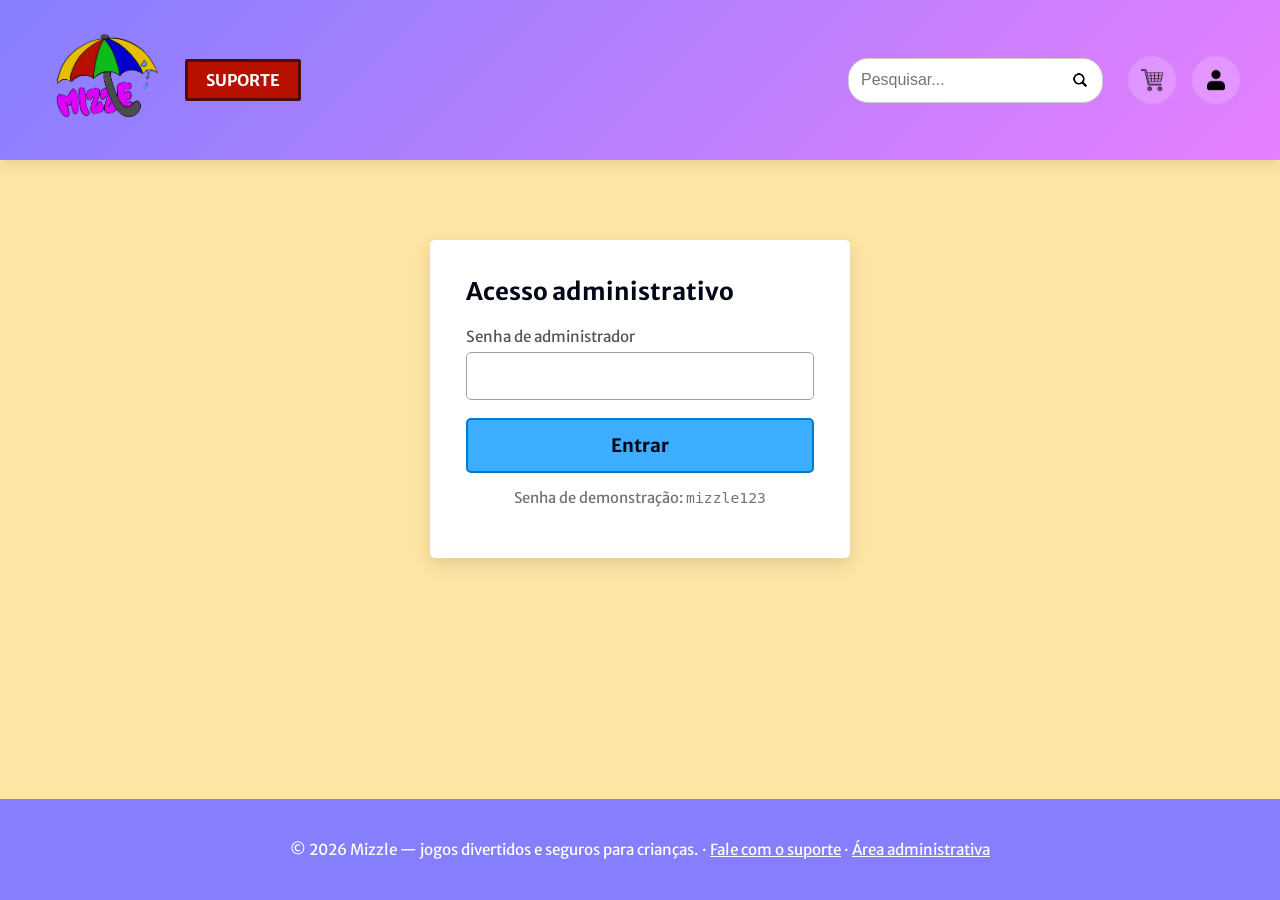
<file: mizzle games/mizzle games/mizzle-site/admin.html>
<!DOCTYPE html>
<html lang="pt-BR">
<head>
  <meta charset="UTF-8" />
  <meta name="viewport" content="width=device-width, initial-scale=1.0" />
  <title>Painel administrativo — Mizzle</title>
  <link rel="preconnect" href="https://fonts.googleapis.com" />
  <link href="https://fonts.googleapis.com/css2?family=Merriweather+Sans:ital,wght@0,400;0,700;0,800;1,400;1,700&display=swap" rel="stylesheet" />
  <link rel="stylesheet" href="css/style.css" />
</head>
<body>
  <header class="site-header" id="site-header"></header>

  <main>
    <!-- Login do administrador -->
    <div class="admin-login" id="admin-login-wrap">
      <h2 style="margin-top:0">Acesso administrativo</h2>
      <form id="admin-login-form">
        <div class="field">
          <label for="admin-senha">Senha de administrador</label>
          <input id="admin-senha" name="senha" type="password" required />
        </div>
        <button class="btn-primary" type="submit">Entrar</button>
        <p class="form-note">Senha de demonstração: <code>mizzle123</code></p>
      </form>
    </div>

    <!-- Painel -->
    <div class="admin-shell" id="admin-panel-wrap" style="display:none;">
      <div class="admin-card">
        <div class="admin-card-header" style="display:flex;justify-content:space-between;align-items:center;">
          <span>Painel administrativo — Mizzle</span>
          <button id="admin-logout" type="button" style="background:none;border:1px solid #fff;color:#fff;border-radius:5px;padding:6px 14px;cursor:pointer;">Sair</button>
        </div>
        <div class="admin-card-body">
          <h1 class="admin-title" id="form-title">Adicionar jogo</h1>
          <form id="game-form">
            <input type="hidden" name="gameId" />
            <div class="admin-grid">
              <div class="upload-col">
                <label class="upload-box" id="upload-preview" for="upload-input">
                  <span class="plus">+</span>
                  <span>Upload do jogo</span>
                </label>
                <input id="upload-input" type="file" accept="image/*" style="display:none" onchange="Pages.handleUploadChange(this)" />
              </div>

              <div class="field">
                <label for="nome">Nome do jogo</label>
                <input id="nome" name="nome" required />
              </div>
              <div class="field">
                <label for="categoria">Categoria</label>
                <select id="categoria" name="categoria" required>
                  <option value="">Selecione</option>
                  <option value="maquiagem">Maquiagem</option>
                  <option value="acao">Ação</option>
                  <option value="cozinha">Cozinha</option>
                  <option value="aventura">Aventura</option>
                  <option value="educativo">Educativo</option>
                  <option value="quebra-cabeca">Quebra-cabeça</option>
                </select>
              </div>

              <div class="field">
                <label for="descricao">Descrição</label>
                <textarea id="descricao" name="descricao" required></textarea>
              </div>
              <div class="field">
                <label for="faixa">Faixa etária</label>
                <select id="faixa" name="faixa" required>
                  <option value="">Selecione</option>
                  <option value="0-5">0 a 5 anos</option>
                  <option value="6-8">6 a 8 anos</option>
                  <option value="9-12">9 a 12 anos</option>
                </select>
              </div>

              <div class="field">
                <label for="desenvolvedor">Desenvolvedor</label>
                <input id="desenvolvedor" name="desenvolvedor" required />
              </div>
              <div class="field">
                <label for="preco">Preço (R$)</label>
                <input id="preco" name="preco" type="number" min="0" step="0.10" required />
              </div>
            </div>

            <hr class="divider" />
            <div style="display:flex;gap:14px;justify-content:flex-end;">
              <button type="button" class="btn-danger" id="form-cancel" style="width:auto;padding:13px 28px;">Cancelar</button>
              <button type="submit" class="btn-publish" id="publish-btn">Publicar</button>
            </div>
            <div style="clear:both"></div>
          </form>

          <div class="admin-list" id="admin-list"></div>
        </div>
      </div>
    </div>
  </main>

  <footer class="site-footer" id="site-footer"></footer>

  <script src="js/fallback-data.js"></script>
  <script src="js/store.js"></script>
  <script src="js/ui.js"></script>
  <script src="js/pages.js"></script>
  <script>
    Store.seedGamesIfNeeded().then(Pages.initAdmin);
  </script>
</body>
</html>
</file>
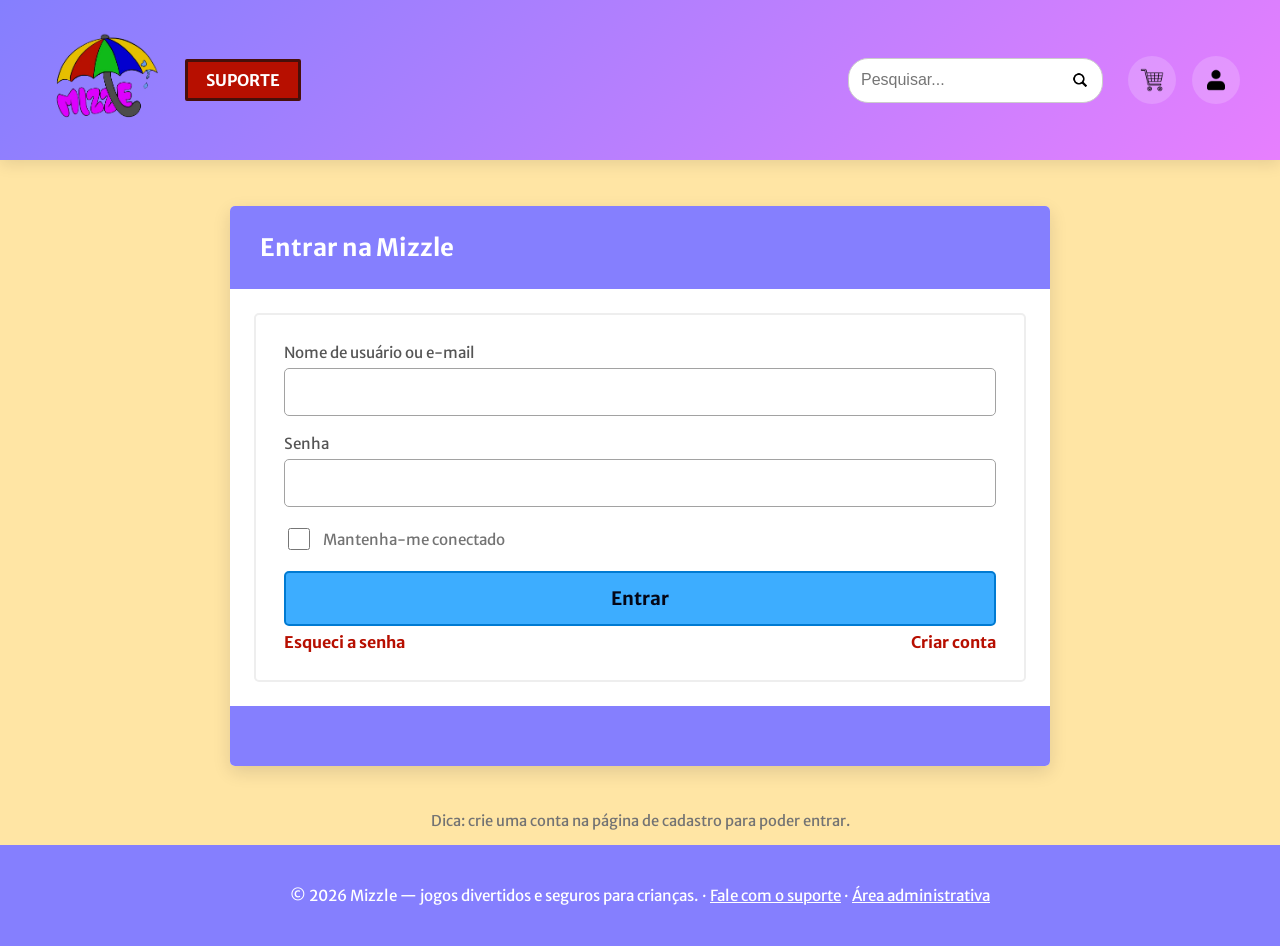
<file: mizzle games/mizzle games/mizzle-site/biblioteca.html>
<!DOCTYPE html>
<html lang="pt-BR">
<head>
  <meta charset="UTF-8" />
  <meta name="viewport" content="width=device-width, initial-scale=1.0" />
  <title>Minha Biblioteca | Mizzle</title>
  
  <link rel="preconnect" href="https://fonts.googleapis.com" />
  <link rel="preconnect" href="https://fonts.gstatic.com" crossorigin />
  <link href="https://fonts.googleapis.com/css2?family=Fredoka:wght@500;600;700&family=Merriweather+Sans:wght@400;700;800&display=swap" rel="stylesheet" />
  <link rel="stylesheet" href="css/style.css" />
</head>
<body>

  <header class="site-header" id="site-header"></header>

  <main class="library-container">
    <div class="library-header">
      <h1>Minha Biblioteca de Jogos</h1>
      <p>Aqui estão todos os seus jogos adquiridos no Mizzle. Divirta-se quando quiser!</p>
    </div>

    <!-- Lista de jogos adquiridos -->
    <div id="library-games-grid" class="library-grid"></div>
  </main>

  <footer class="site-footer" id="site-footer"></footer>

  <script src="js/fallback-data.js"></script>
  <script src="js/store.js"></script>
  <script src="js/ui.js"></script>
  <script src="js/pages.js"></script>

  <script>
   
`<nav class="sub-nav">
  <div class="nav-links-left">
    <a href="catalogo.html?faixa=3-5">Jogos 3–5</a>
    <a href="catalogo.html?faixa=6-8">Jogos 6–8</a>
    <a href="catalogo.html?faixa=9-12">Jogos 9–12</a>
  </div>
  <div class="nav-links-right">
    <a href="biblioteca.html" class="nav-library-link"> Minha Biblioteca</a>
  </div>
</nav>`
    if (typeof UI !== 'undefined') {
      UI.renderHeader();
      UI.renderFooter();
    }

    document.addEventListener('DOMContentLoaded', () => {
     
      const currentUser = Store.getCurrentUser ? Store.getCurrentUser() : JSON.parse(localStorage.getItem('mizzle_user'));
      
      if (!currentUser) {
        alert('Você precisa estar logado para acessar sua Biblioteca de Jogos!');
        window.location.href = 'login.html';
        return;
      }

      const libraryGrid = document.getElementById('library-games-grid');
      const userLibrary = Store.getUserLibrary ? Store.getUserLibrary() : JSON.parse(localStorage.getItem('mizzle_library') || '[]');

      if (userLibrary.length === 0) {
        libraryGrid.innerHTML = `
          <div class="empty-library">
            <h2>Sua biblioteca está vazia</h2>
            <p>Você ainda não adquiriu nenhum jogo. Explore nosso catálogo e encontre diversão para todas as idades!</p>
            <a href="catalogo.html" class="btn-primary-mizzle">Ver Jogos Disponíveis</a>
          </div>
        `;
        return;
      }

      
      libraryGrid.innerHTML = userLibrary.map(game => `
        <div class="library-card">
          <div class="library-card-media">
            ${game.imagem ? `<img src="${game.imagem}" alt="${game.nome}" />` : `<span class="game-emoji">${game.emoji || '🎮'}</span>`}
          </div>
          <div class="library-card-body">
            <h3>${game.nome}</h3>
            <span class="badge-age">Faixa: ${UI.ageLabel ? UI.ageLabel(game.faixa) : game.faixa}</span>
            <button class="btn-play" onclick="alert('Iniciando o jogo ${game.nome}! Divirta-se!')">▶ Jogar Agora</button>
          </div>
        </div>
      `).join('');
    });
  </script>

</body>
</html>
</file>
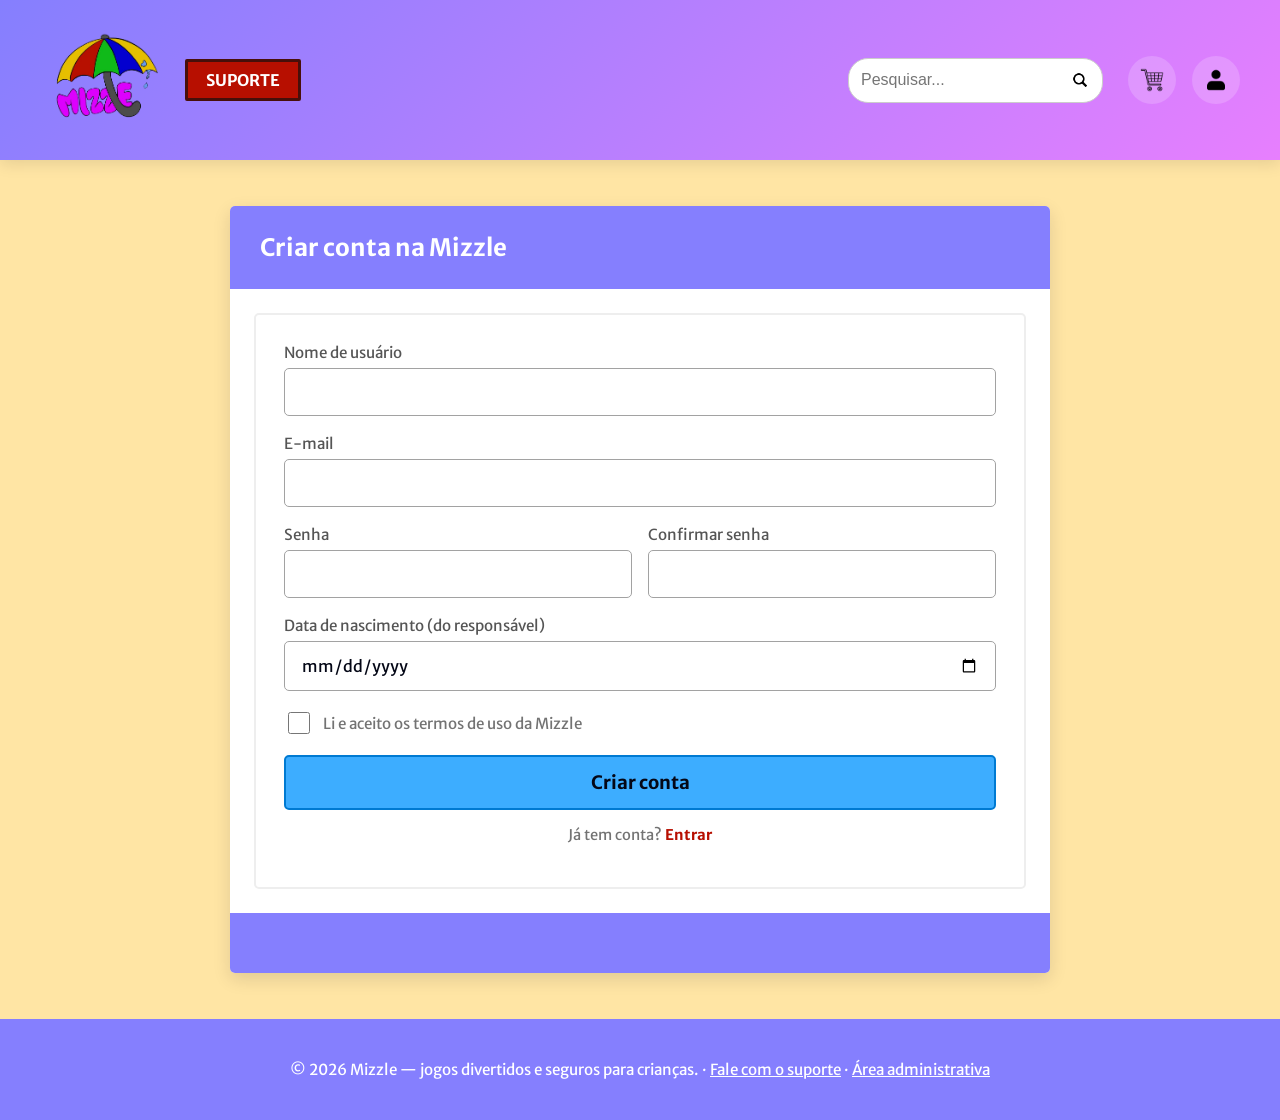
<file: mizzle games/mizzle games/mizzle-site/cadastro.html>
<!DOCTYPE html>
<html lang="pt-BR">
<head>
  <meta charset="UTF-8" />
  <meta name="viewport" content="width=device-width, initial-scale=1.0" />
  <title>Criar conta — Mizzle</title>
  <link rel="preconnect" href="https://fonts.googleapis.com" />
  <link href="https://fonts.googleapis.com/css2?family=Merriweather+Sans:ital,wght@0,400;0,700;0,800;1,400;1,700&display=swap" rel="stylesheet" />
  <link rel="stylesheet" href="css/style.css" />
</head>
<body>
  <header class="site-header" id="site-header"></header>

  <main>
    <form class="form-card" id="cadastro-form">
      <div class="form-card-header">Criar conta na Mizzle</div>
      <div class="form-card-body">
        <div class="field">
          <label for="usuario">Nome de usuário</label>
          <input id="usuario" name="usuario" required />
        </div>
        <div class="field">
          <label for="email">E-mail</label>
          <input id="email" name="email" type="email" required />
        </div>
        <div class="field-row">
          <div class="field">
            <label for="senha">Senha</label>
            <input id="senha" name="senha" type="password" required />
          </div>
          <div class="field">
            <label for="confirmarSenha">Confirmar senha</label>
            <input id="confirmarSenha" name="confirmarSenha" type="password" required />
          </div>
        </div>
        <div class="field">
          <label for="nascimento">Data de nascimento (do responsável)</label>
          <input id="nascimento" name="nascimento" type="date" required />
        </div>
        <div class="checkbox-row">
          <input id="termos" type="checkbox" required />
          <label for="termos">Li e aceito os termos de uso da Mizzle</label>
        </div>
        <button class="btn-primary" type="submit">Criar conta</button>
        <p class="form-note">Já tem conta? <a class="link-muted" href="login.html">Entrar</a></p>
      </div>
      <div class="form-card-footer"></div>
    </form>
  </main>

  <footer class="site-footer" id="site-footer"></footer>

  <script src="js/fallback-data.js"></script>
  <script src="js/store.js"></script>
  <script src="js/ui.js"></script>
  <script src="js/pages.js"></script>
  <script>
    Store.seedGamesIfNeeded().then(Pages.initCadastro);
  </script>
</body>
</html>
</file>
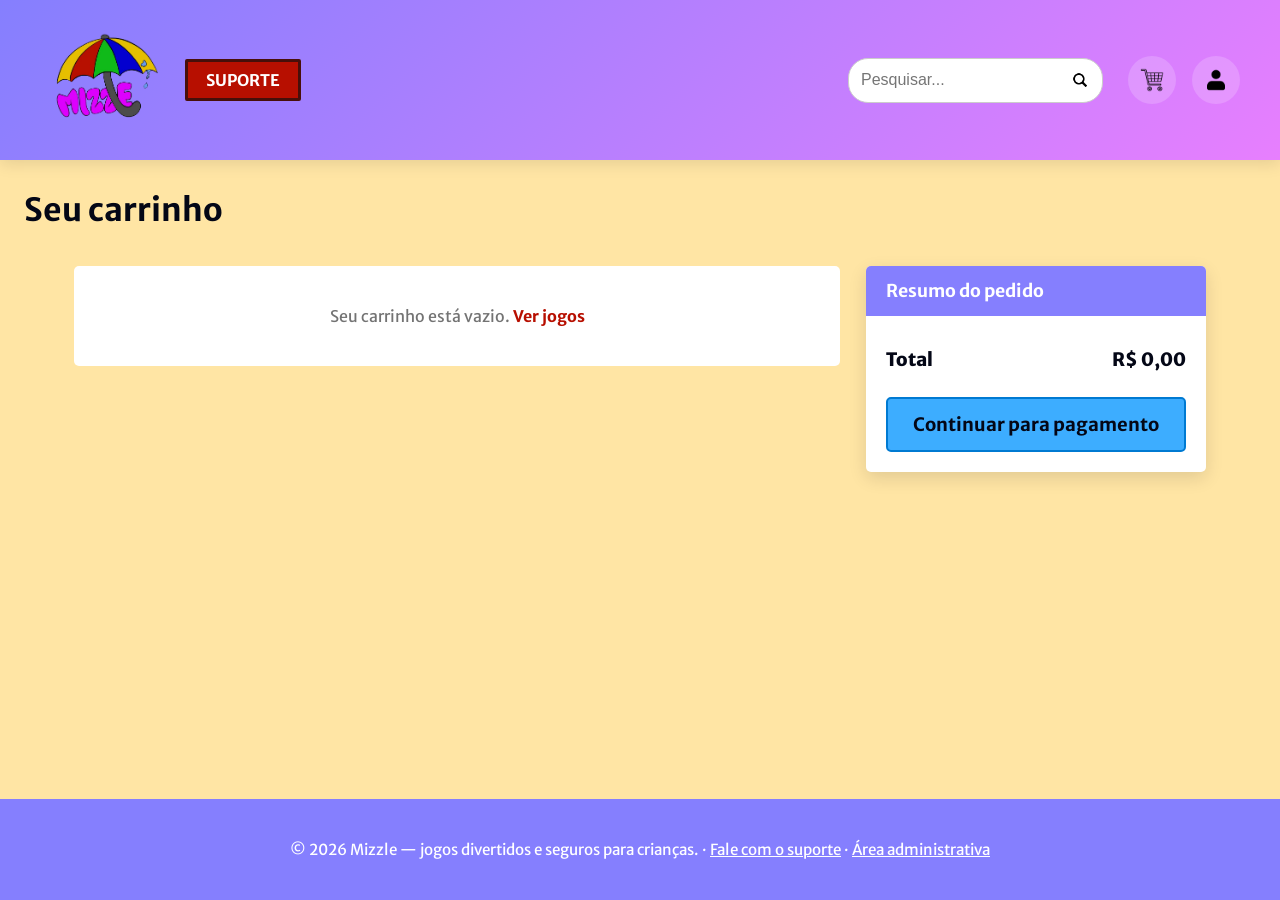
<file: mizzle games/mizzle games/mizzle-site/carrinho.html>
<!DOCTYPE html>
<html lang="pt-BR">
<head>
  <meta charset="UTF-8" />
  <meta name="viewport" content="width=device-width, initial-scale=1.0" />
  <title>Carrinho — Mizzle</title>
  <link rel="preconnect" href="https://fonts.googleapis.com" />
  <link href="https://fonts.googleapis.com/css2?family=Merriweather+Sans:ital,wght@0,400;0,700;0,800;1,400;1,700&display=swap" rel="stylesheet" />
  <link rel="stylesheet" href="css/style.css" />
</head>
<body>
  <header class="site-header" id="site-header"></header>

  <main>
    <h1 class="page-title">Seu carrinho</h1>
    <div class="cart-layout">
      <div id="cart-items"></div>
      <aside class="summary-card">
        <div class="summary-header">Resumo do pedido</div>
        <div class="summary-body" id="cart-summary-body"></div>
        <div style="padding: 0 20px 20px;">
          <button class="btn-primary" id="go-checkout" onclick="location.href='checkout.html'">Continuar para pagamento</button>
        </div>
      </aside>
    </div>
  </main>

  <footer class="site-footer" id="site-footer"></footer>

  <script src="js/fallback-data.js"></script>
  <script src="js/store.js"></script>
  <script src="js/ui.js"></script>
  <script src="js/pages.js"></script>
  <script>
    Store.seedGamesIfNeeded().then(Pages.initCarrinho);
  </script>
</body>
</html>
</file>
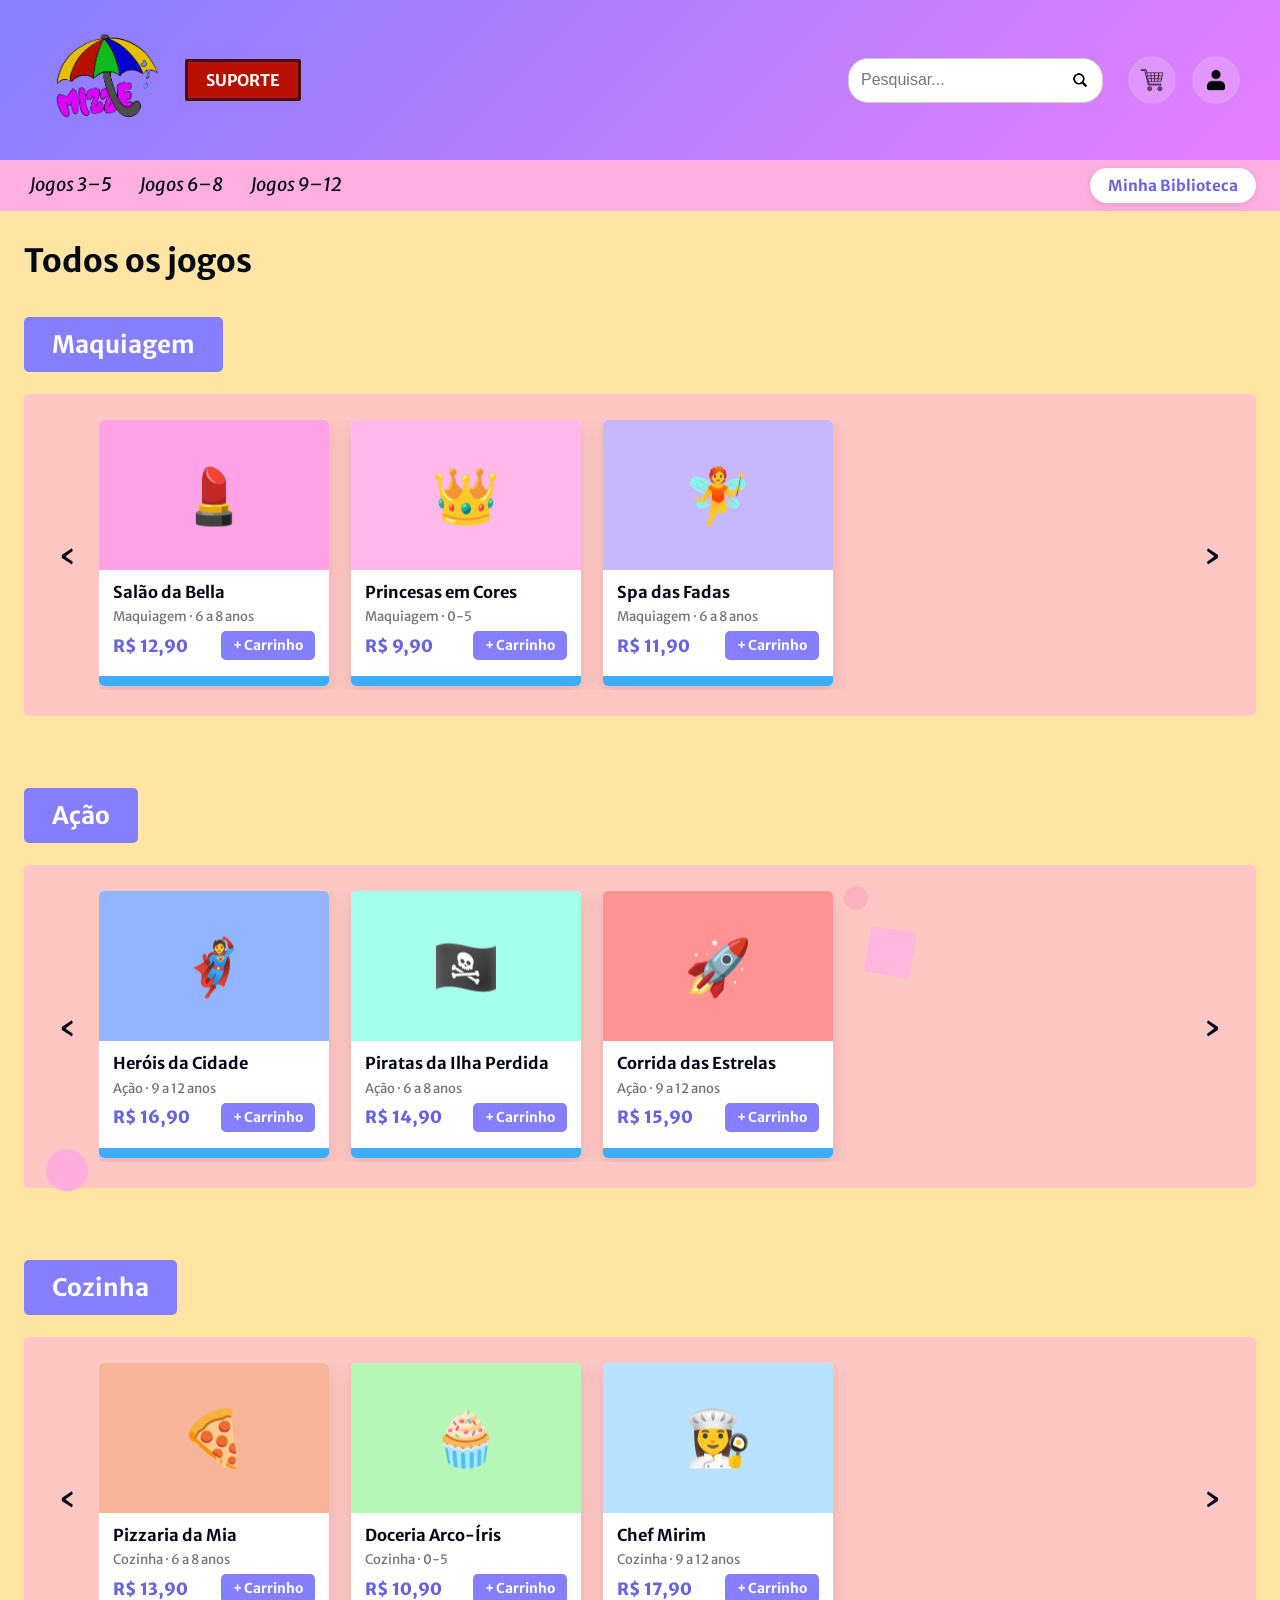
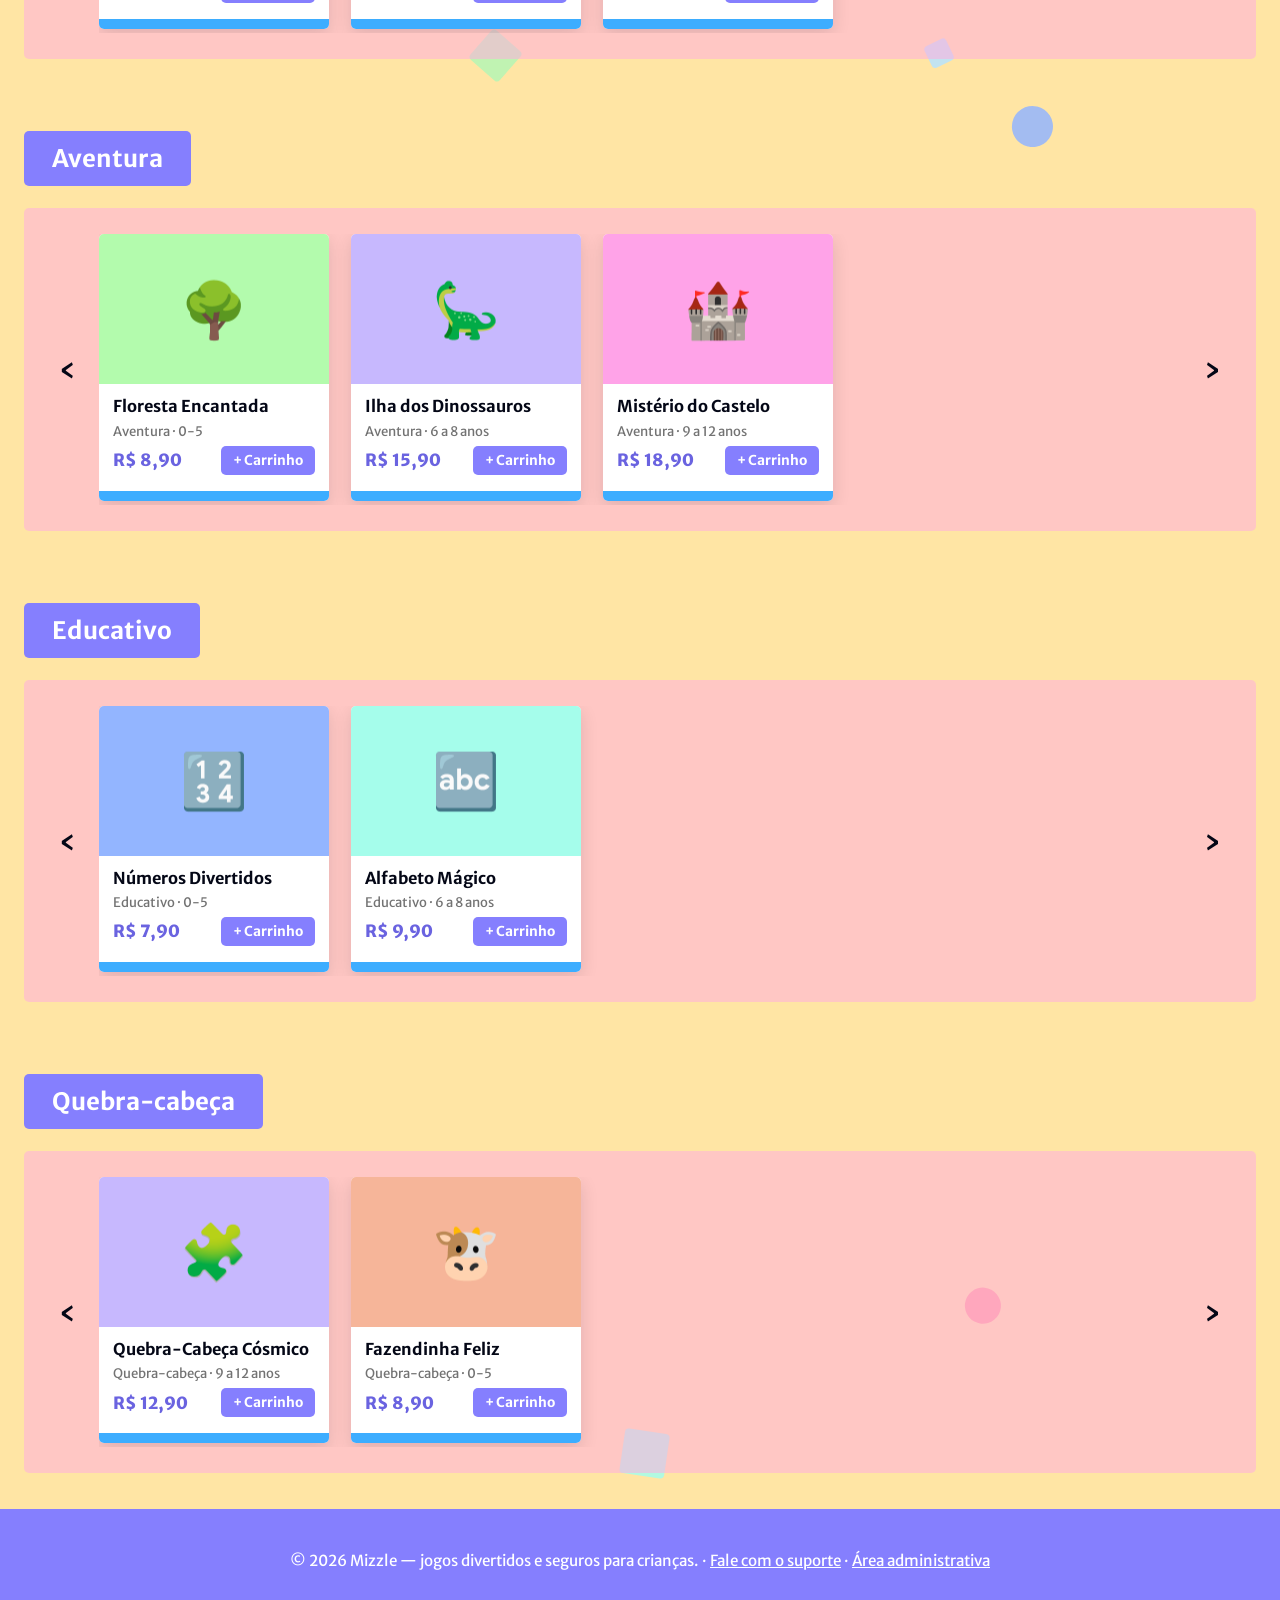
<file: mizzle games/mizzle games/mizzle-site/catalogo.html>
<!DOCTYPE html>
<html lang="pt-BR">
<head>
  <meta charset="UTF-8" />
  <meta name="viewport" content="width=device-width, initial-scale=1.0" />
  <title>Catálogo — Mizzle</title>
  <link rel="preconnect" href="https://fonts.googleapis.com" />
  <link href="https://fonts.googleapis.com/css2?family=Merriweather+Sans:ital,wght@0,400;0,700;0,800;1,400;1,700&display=swap" rel="stylesheet" />
  <link rel="stylesheet" href="css/style.css" />
</head>
<body>
  <header class="site-header" id="site-header"></header>

  <main>
    <h1 class="page-title" id="catalogo-titulo">Jogos</h1>
    <div id="catalogo-conteudo"></div>
  </main>

  <footer class="site-footer" id="site-footer"></footer>

  <script src="js/fallback-data.js"></script>
  <script src="js/store.js"></script>
  <script src="js/ui.js"></script>
  <script src="js/pages.js"></script>
  <script>
    Store.seedGamesIfNeeded().then(Pages.initCatalogo);
  </script>
</body>
</html>
</file>
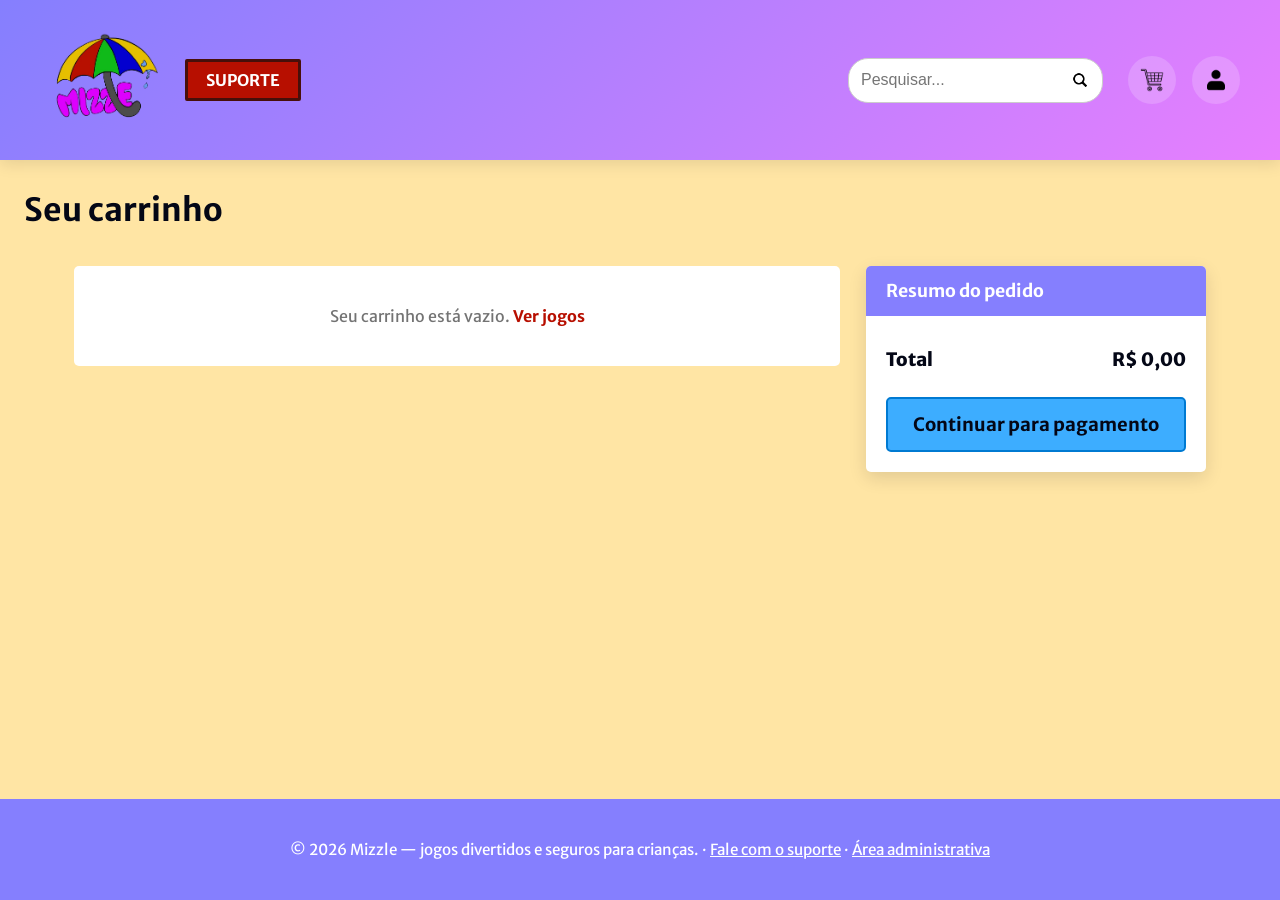
<file: mizzle games/mizzle games/mizzle-site/checkout.html>
<!DOCTYPE html>
<html lang="pt-BR">
<head>
  <meta charset="UTF-8" />
  <meta name="viewport" content="width=device-width, initial-scale=1.0" />
  <title>Pagamento — Mizzle</title>
  <link rel="preconnect" href="https://fonts.googleapis.com" />
  <link href="https://fonts.googleapis.com/css2?family=Merriweather+Sans:ital,wght@0,400;0,700;0,800;1,400;1,700&display=swap" rel="stylesheet" />
  <link rel="stylesheet" href="css/style.css" />
</head>
<body>
  <header class="site-header" id="site-header"></header>

  <div class="stepper">
    <div class="step"><div class="step-circle">1</div> Carrinho</div>
    <div class="step-line"></div>
    <div class="step active"><div class="step-circle">2</div> Pagamento</div>
    <div class="step-line"></div>
    <div class="step"><div class="step-circle">3</div> Confirmação</div>
  </div>

  <main>
    <div class="cart-layout">
      <form class="form-card" style="margin:0;" id="checkout-form">
        <div class="form-card-header">💳 Pagamento</div>
        <div class="form-card-body">
          <h3 style="margin-top:0">Dados do comprador</h3>
          <div class="field-row">
            <div class="field"><label for="nome">Nome completo</label><input id="nome" name="nome" required /></div>
          </div>
          <div class="field-row">
            <div class="field"><label for="email">E-mail</label><input id="email" name="email" type="email" required /></div>
            <div class="field"><label for="telefone">Telefone</label><input id="telefone" name="telefone" /></div>
          </div>
          <div class="field"><label for="cpf">CPF</label><input id="cpf" name="cpf" /></div>

          <hr class="divider" />
          <h3 style="margin-top:0">Forma de pagamento</h3>
          <div class="pay-tabs">
            <div class="pay-tab active" data-pay="credito">Cartão de Crédito</div>
            <div class="pay-tab" data-pay="debito">Cartão de Débito</div>
            <div class="pay-tab" data-pay="boleto">Boleto</div>
            <div class="pay-tab" data-pay="pix">Pix</div>
          </div>

          <div class="pay-panel active" id="panel-credito">
            <div class="field"><label>Número do cartão</label><input placeholder="0000 0000 0000 0000" /></div>
            <div class="field-row">
              <div class="field"><label>Nome no cartão</label><input /></div>
              <div class="field" style="max-width:120px"><label>Validade</label><input placeholder="MM/AA" /></div>
              <div class="field" style="max-width:100px"><label>CVV</label><input placeholder="000" /></div>
            </div>
          </div>

          <div class="pay-panel" id="panel-debito">
            <div class="field"><label>Número do cartão</label><input placeholder="0000 0000 0000 0000" /></div>
            <div class="field-row">
              <div class="field"><label>Nome no cartão</label><input /></div>
              <div class="field" style="max-width:120px"><label>Validade</label><input placeholder="MM/AA" /></div>
              <div class="field" style="max-width:100px"><label>CVV</label><input placeholder="000" /></div>
            </div>
          </div>

          <div class="pay-panel" id="panel-boleto">
            <p style="color:var(--text-light)">O boleto será gerado após a confirmação e vence em 3 dias úteis.</p>
          </div>

          <div class="pay-panel" id="panel-pix">
            <div class="qr-box"></div>
            <p style="text-align:center;color:var(--text-light)">Abra o app do seu banco, escaneie o QR Code e pague. A aprovação acontece em poucos segundos.</p>
          </div>

          <div class="checkout-actions">
            <button type="button" class="btn-secondary" onclick="location.href='carrinho.html'">Voltar ao carrinho</button>
            <button type="submit" class="btn-primary">Finalizar pagamento</button>
          </div>
        </div>
      </form>

      <aside class="summary-card">
        <div class="summary-header">Resumo do pedido</div>
        <div class="summary-body" id="checkout-summary"></div>
      </aside>
    </div>
  </main>

  <footer class="site-footer" id="site-footer"></footer>

  <script src="js/fallback-data.js"></script>
  <script src="js/store.js"></script>
  <script src="js/ui.js"></script>
  <script src="js/pages.js"></script>
  <script>
    Store.seedGamesIfNeeded().then(Pages.initCheckout);
  </script>
</body>
</html>
</file>
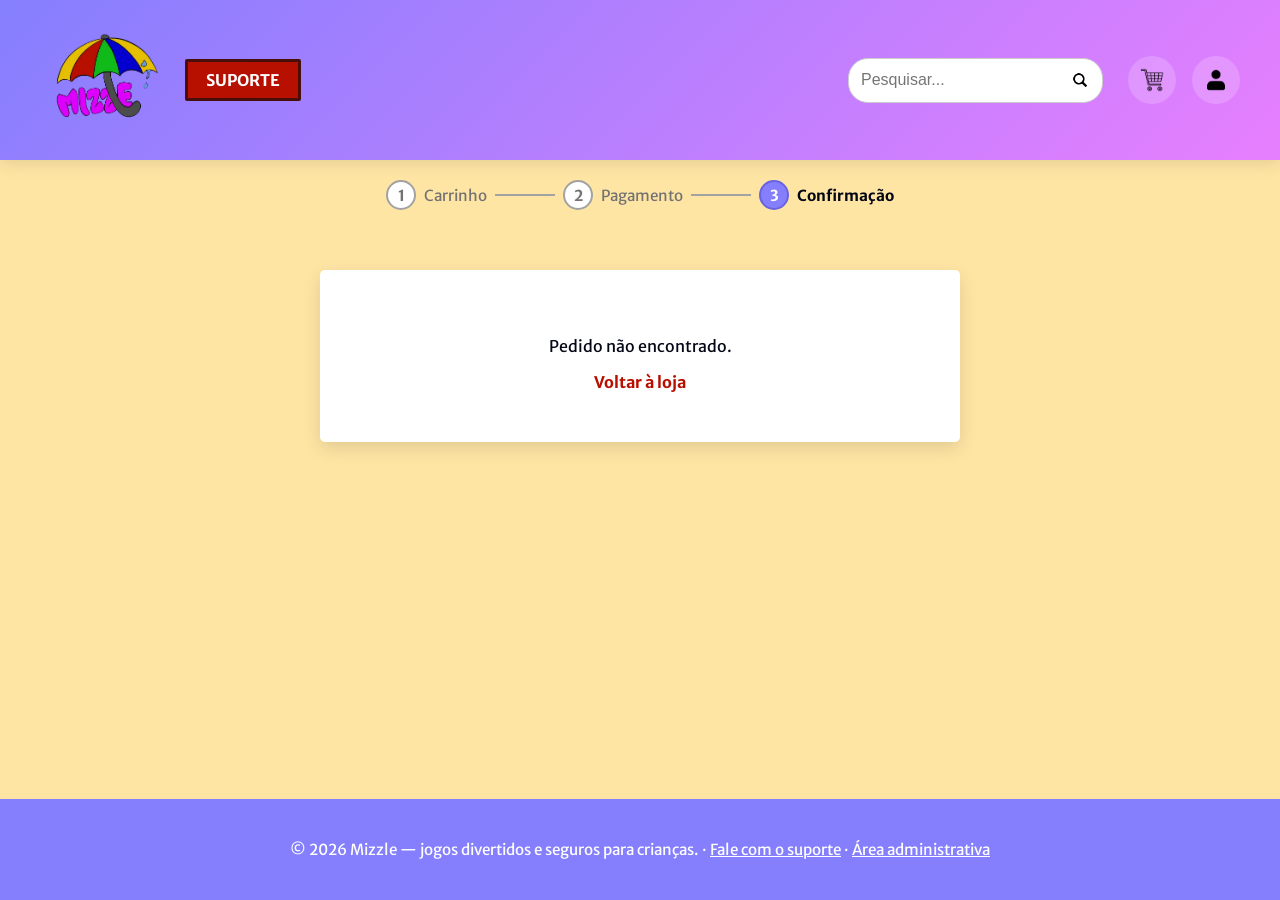
<file: mizzle games/mizzle games/mizzle-site/confirmacao.html>
<!DOCTYPE html>
<html lang="pt-BR">
<head>
  <meta charset="UTF-8" />
  <meta name="viewport" content="width=device-width, initial-scale=1.0" />
  <title>Pedido confirmado — Mizzle</title>
  <link rel="preconnect" href="https://fonts.googleapis.com" />
  <link href="https://fonts.googleapis.com/css2?family=Merriweather+Sans:ital,wght@0,400;0,700;0,800;1,400;1,700&display=swap" rel="stylesheet" />
  <link rel="stylesheet" href="css/style.css" />
</head>
<body>
  <header class="site-header" id="site-header"></header>

  <div class="stepper">
    <div class="step"><div class="step-circle">1</div> Carrinho</div>
    <div class="step-line"></div>
    <div class="step"><div class="step-circle">2</div> Pagamento</div>
    <div class="step-line"></div>
    <div class="step active"><div class="step-circle">3</div> Confirmação</div>
  </div>

  <main>
    <div id="confirm-wrap"></div>
  </main>

  <footer class="site-footer" id="site-footer"></footer>

  <script src="js/fallback-data.js"></script>
  <script src="js/store.js"></script>
  <script src="js/ui.js"></script>
  <script src="js/pages.js"></script>
  <script>
    Store.seedGamesIfNeeded().then(Pages.initConfirmacao);
  </script>
</body>
</html>
</file>
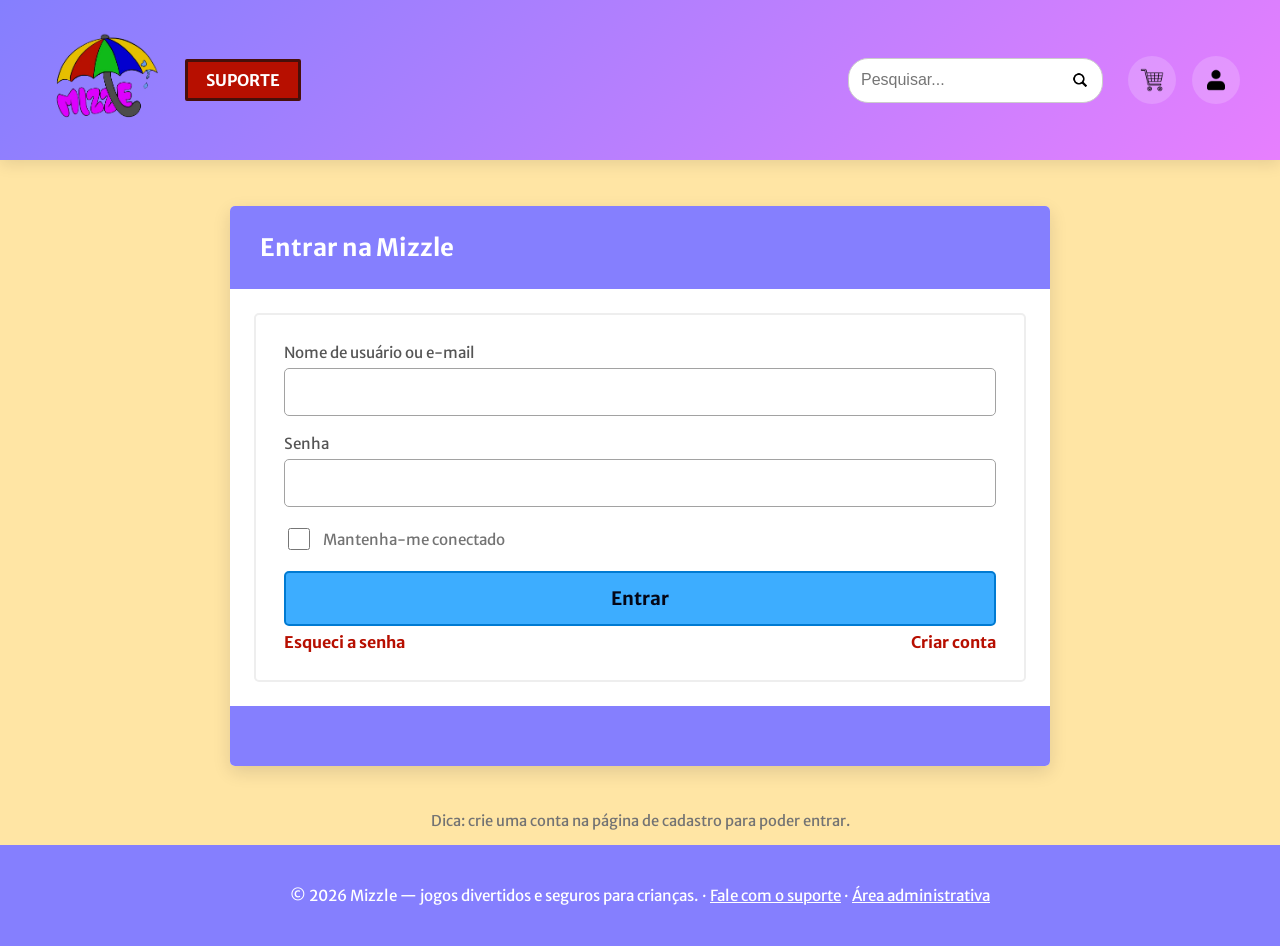
<file: mizzle games/mizzle games/mizzle-site/conta.html>
<!DOCTYPE html>
<html lang="pt-BR">
<head>
  <meta charset="UTF-8" />
  <meta name="viewport" content="width=device-width, initial-scale=1.0" />
  <title>Minha conta | Mizzle</title>
  
  <link rel="preconnect" href="https://fonts.googleapis.com" />
  <link href="https://fonts.googleapis.com/css2?family=Merriweather+Sans:ital,wght@0,400;0,700;0,800;1,400;1,700&display=swap" rel="stylesheet" />
  <link rel="stylesheet" href="css/style.css" />
</head>
<body>

  <header class="site-header" id="site-header"></header>

  <main class="account-page-wrapper">
    <div class="account-card-custom">
      
      <div class="card-purple-header">
        <img src="imagens mizzle/logomizzle.png" alt="Logo Mizzle" class="card-logo" />
      </div>

      <div class="card-white-body">
        <div class="buttons-container">
          <button type="button" class="btn-pink-edit" onclick="abrirModalFoto()">Editar foto de perfil</button>
          <button type="button" class="btn-pink-edit" onclick="abrirModal('nome de usuário')">Editar nome de usuário</button>
          <button type="button" class="btn-pink-edit" onclick="abrirModal('data de nascimento')">Editar data de nascimento</button>
          <button type="button" class="btn-pink-edit" onclick="abrirModal('senha')">Editar senha</button>
          <button type="button" class="btn-pink-edit" onclick="abrirModal('email')">Editar email</button>
          <button type="button" class="btn-logout" onclick="fazerLogout()">Sair da conta</button>
        </div>
      </div>

      <div class="card-purple-footer"></div>

    </div>
  </main>

  <footer class="site-footer">© Mizzle Games</footer>

  <!-- Modal de Texto -->
  <div id="edit-modal" class="modal-overlay hidden">
    <div class="modal-content">
      <h3 id="modal-title" style="margin-top:0; font-family:'Fredoka', sans-serif; color:#8372FF;">Editar Informação</h3>
      <input type="text" id="modal-input" placeholder="Digite aqui a nova informação..." />
      <div class="modal-actions">
        <button type="button" class="btn-save" onclick="salvarAlteracao()">Confirmar</button>
        <button type="button" class="btn-cancel" onclick="fecharModal()">Cancelar</button>
      </div>
    </div>
  </div>

  <!-- Modal de Foto -->
  <div id="photo-modal" class="modal-overlay hidden">
    <div class="modal-content">
      <h3 style="margin-top:0; font-family:'Fredoka', sans-serif; color:#8372FF;">Editar Foto de Perfil</h3>
      <input type="file" id="photo-input" accept="image/*" style="margin: 20px 0; width: 100%;" />
      <div class="modal-actions">
        <button type="button" class="btn-save" onclick="salvarFoto()">Confirmar</button>
        <button type="button" class="btn-cancel" onclick="fecharModalFoto()">Cancelar</button>
      </div>
    </div>
  </div>

  <script src="js/store.js"></script>
  <script src="js/ui.js"></script>
  
  <script>
    // 🔒 VERIFICAÇÃO SILENCIOSA E SEGURA DE LOGIN
    (function verificarLogin() {
      const keys = ['session', 'user', 'usuario', 'currentUser', 'mizzleSession', 'mizzleUser', 'isLoggedIn', 'logado'];
      let logado = false;

      for (const key of keys) {
        const raw = localStorage.getItem(key);
        if (raw && raw !== 'null' && raw !== 'undefined' && raw !== 'false') {
          logado = true;
          break;
        }
      }

      // Se não estiver logado, envia para a página de login
      if (!logado) {
        window.location.replace('login.html');
      }
    })();
  
    if (typeof UI !== 'undefined' && UI.renderHeader) {
      UI.renderHeader();
    }

    function abrirModal(campo) {
      document.getElementById('modal-title').textContent = 'Editar ' + campo;
      document.getElementById('modal-input').value = ''; 
      document.getElementById('edit-modal').classList.remove('hidden');
    }

    function fecharModal() {
      document.getElementById('edit-modal').classList.add('hidden');
    }

    function salvarAlteracao() {
      const valor = document.getElementById('modal-input').value;
      if (valor.trim() === '') {
        alert('Por favor, digite um valor válido.');
        return;
      }
      alert('Alterado com sucesso!');
      fecharModal();
    }

    function fazerLogout() {
      if (confirm("Tem certeza que deseja sair da sua conta?")) {
        const keys = ['session', 'user', 'usuario', 'currentUser', 'mizzleSession', 'mizzleUser', 'isLoggedIn', 'logado', 'userAvatar'];
        for (const key of keys) {
          localStorage.removeItem(key);
        }
        window.location.href = 'login.html';
      }
    }

    function abrirModalFoto() {
      document.getElementById('photo-input').value = ''; 
      document.getElementById('photo-modal').classList.remove('hidden');
    }

    function fecharModalFoto() {
      document.getElementById('photo-modal').classList.add('hidden');
    }

    function salvarFoto() {
      const input = document.getElementById('photo-input');
      if (input.files.length === 0) {
        alert('Por favor, selecione uma foto de imagem!');
        return;
      }

      const file = input.files[0];
      const reader = new FileReader();

      reader.onload = function(e) {
        const fotoBase64 = e.target.result;
        
        // Salva a imagem no localStorage
        localStorage.setItem('userAvatar', fotoBase64);

        // Garante que a chave de usuário exista para o Store/UI reconhecerem
        if (!localStorage.getItem('user')) {
          localStorage.setItem('user', JSON.stringify({ logado: true }));
        }
        
        alert('Foto de perfil atualizada com sucesso!');
        fecharModalFoto();

        // Atualiza o cabeçalho imediatamente
        if (typeof UI !== 'undefined' && UI.renderHeader) {
          UI.renderHeader();
        }
      };

      reader.readAsDataURL(file);
    }
  </script>
</body>
</html>
</file>
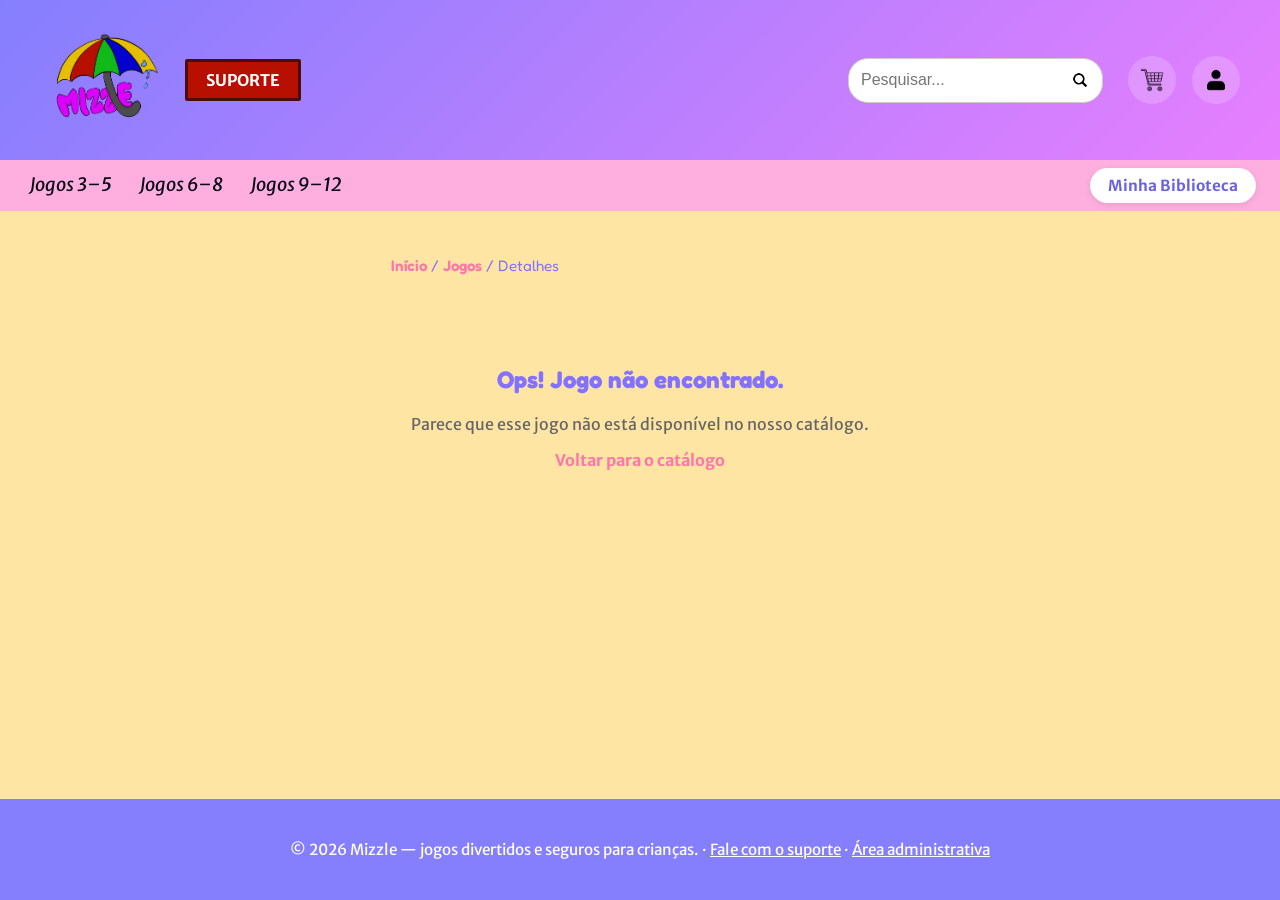
<file: mizzle games/mizzle games/mizzle-site/jogo.html>
<!DOCTYPE html>
<html lang="pt-BR">
<head>
  <meta charset="UTF-8" />
  <meta name="viewport" content="width=device-width, initial-scale=1.0" />
  <title>Jogo | Mizzle</title>
  
  <link rel="preconnect" href="https://fonts.googleapis.com" />
  <link rel="preconnect" href="https://fonts.gstatic.com" crossorigin />
  <link href="https://fonts.googleapis.com/css2?family=Fredoka:wght@500;600;700&family=Merriweather+Sans:wght@400;700;800&display=swap" rel="stylesheet" />
  <link rel="stylesheet" href="css/style.css" />
</head>
<body>

  <header class="site-header" id="site-header"></header>

  <main class="game-page-container">
    <p class="breadcrumb-custom">
      <a href="index.html">Início</a> / <a href="catalogo.html">Jogos</a> / <span id="game-breadcrumb-title">Detalhes</span>
    </p>

    <div id="jogo-conteudo"></div>
  </main>

  <footer class="site-footer" id="site-footer"></footer>

  <script src="js/fallback-data.js"></script>
  <script src="js/store.js"></script>
  <script src="js/ui.js"></script>
  <script src="js/pages.js"></script>

  <script>
    // 🎨 Renderiza o Cabeçalho e o Rodapé
    if (typeof UI !== 'undefined') {
      UI.renderHeader();
      UI.renderFooter();
    }

    // Renderização dos detalhes do jogo
    Store.seedGamesIfNeeded().then(() => {
      const params = new URLSearchParams(window.location.search);
      const id = params.get('id');
      const game = Store.getGameById(id);

      const container = document.getElementById('jogo-conteudo');
      const breadcrumbTitle = document.getElementById('game-breadcrumb-title');

      if (game) {
        if (breadcrumbTitle) breadcrumbTitle.textContent = game.nome;

        const coverHtml = game.imagem
          ? `<img src="${game.imagem}" alt="${game.nome}" />`
          : `<div style="font-size: 5rem;">${game.emoji || '🎮'}</div>`;

        container.innerHTML = `
          <div class="game-details-card">
            <div class="game-media-wrapper">
              ${coverHtml}
            </div>
            <div class="game-info-wrapper">
              <div>
                <h1 class="game-title-custom">${game.nome}</h1>
                <div class="game-tags">
                  <span class="game-tag-badge">${UI.categoryLabel(game.categoria)}</span>
                  <span class="game-tag-badge">Faixa: ${UI.ageLabel(game.faixa)}</span>
                </div>
                <p class="game-description-text">
                  ${game.descricao || 'Prepare-se para uma aventura incrível neste jogo do Mizzle! Desenvolvido para garantir a diversão e a imaginação das crianças.'}
                </p>
              </div>

              <div class="game-price-action">
                <span class="game-price-value">${UI.priceLabel(game.preco)}</span>
                <button class="btn-buy-game" onclick="UI.quickAdd('${game.id}', this)">+ Adicionar ao Carrinho</button>
              </div>
            </div>
          </div>
        `;
      } else {
        container.innerHTML = `
          <div style="text-align: center; padding: 50px 20px;">
            <h2 style="font-family:'Fredoka', sans-serif; color: #8372FF;">Ops! Jogo não encontrado.</h2>
            <p style="font-family:'Merriweather Sans', sans-serif; color: #666;">Parece que esse jogo não está disponível no nosso catálogo.</p>
            <a href="catalogo.html" style="color: #FF77A9; font-weight: bold; text-decoration: none;">Voltar para o catálogo</a>
          </div>
        `;
      }
    });
  </script>

</body>
</html>
</file>
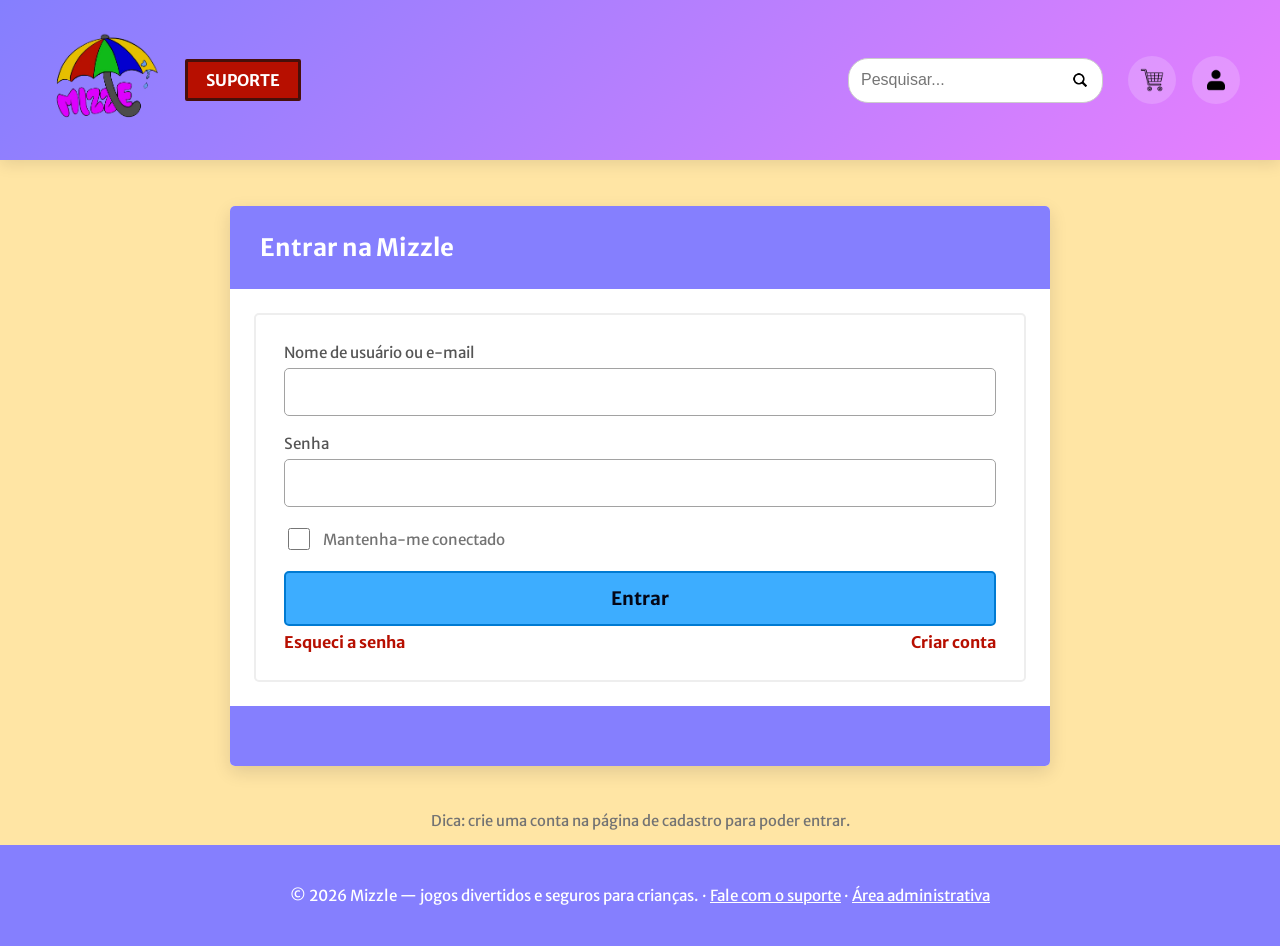
<file: mizzle games/mizzle games/mizzle-site/login.html>
<!DOCTYPE html>
<html lang="pt-BR">
<head>
  <meta charset="UTF-8" />
  <meta name="viewport" content="width=device-width, initial-scale=1.0" />
  <title>Entrar — Mizzle</title>
  <link rel="preconnect" href="https://fonts.googleapis.com" />
  <link href="https://fonts.googleapis.com/css2?family=Merriweather+Sans:ital,wght@0,400;0,700;0,800;1,400;1,700&display=swap" rel="stylesheet" />
  <link rel="stylesheet" href="css/style.css" />
</head>
<body>
  <header class="site-header" id="site-header"></header>

  <main>
    <form class="form-card" id="login-form">
      <div class="form-card-header">Entrar na Mizzle</div>
      <div class="form-card-body">
        <div class="field">
          <label for="identificador">Nome de usuário ou e-mail</label>
          <input id="identificador" name="identificador" required autocomplete="username" />
        </div>
        <div class="field">
          <label for="senha">Senha</label>
          <input id="senha" name="senha" type="password" required autocomplete="current-password" />
        </div>
        <div class="checkbox-row">
          <input id="lembrar" type="checkbox" />
          <label for="lembrar">Mantenha-me conectado</label>
        </div>
        <button class="btn-primary" type="submit">Entrar</button>
        <div class="form-links">
          <a class="link-muted" href="#" onclick="UI.showToast('Um link de recuperação foi enviado para o seu e-mail.'); return false;">Esqueci a senha</a>
          <a class="link-muted" href="cadastro.html">Criar conta</a>
        </div>
      </div>
      <div class="form-card-footer"></div>
    </form>
    <p class="form-note">Dica: crie uma conta na página de cadastro para poder entrar.</p>
  </main>

  <footer class="site-footer" id="site-footer"></footer>

  <script src="js/fallback-data.js"></script>
  <script src="js/store.js"></script>
  <script src="js/ui.js"></script>
  <script src="js/pages.js"></script>
  <script>
    Store.seedGamesIfNeeded().then(Pages.initLogin);
  </script>
</body>
</html>
</file>
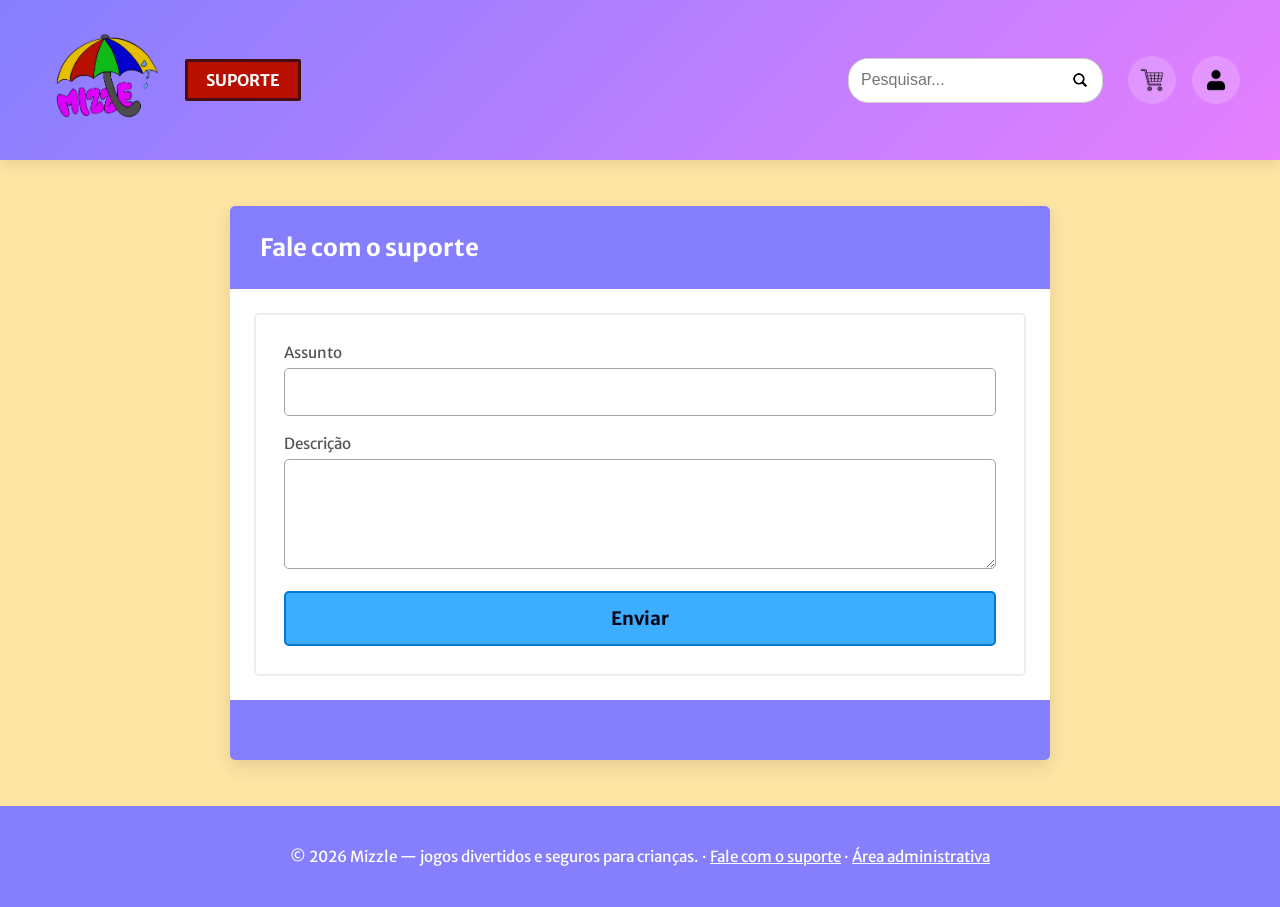
<file: mizzle games/mizzle games/mizzle-site/suporte.html>
<!DOCTYPE html>
<html lang="pt-BR">
<head>
  <meta charset="UTF-8" />
  <meta name="viewport" content="width=device-width, initial-scale=1.0" />
  <title>Suporte — Mizzle</title>
  <link rel="preconnect" href="https://fonts.googleapis.com" />
  <link href="https://fonts.googleapis.com/css2?family=Merriweather+Sans:ital,wght@0,400;0,700;0,800;1,400;1,700&display=swap" rel="stylesheet" />
  <link rel="stylesheet" href="css/style.css" />
</head>
<body>
  <header class="site-header" id="site-header"></header>

  <main>
    <form class="form-card" id="suporte-form">
      <div class="form-card-header">Fale com o suporte</div>
      <div class="form-card-body">
        <div class="field">
          <label for="assunto">Assunto</label>
          <input id="assunto" name="assunto" required />
        </div>
        <div class="field">
          <label for="descricao">Descrição</label>
          <textarea id="descricao" name="descricao" required></textarea>
        </div>
        <button class="btn-primary" type="submit">Enviar</button>
      </div>
      <div class="form-card-footer"></div>
    </form>
  </main>

  <footer class="site-footer" id="site-footer"></footer>

  <script src="js/fallback-data.js"></script>
  <script src="js/store.js"></script>
  <script src="js/ui.js"></script>
  <script src="js/pages.js"></script>
  <script>
    Store.seedGamesIfNeeded().then(Pages.initSuporte);
  </script>
</body>
</html>
</file>
<file: mizzle games/mizzle games/mizzle-site/css/style.css>
/* =========================================================
   Mizzle — folha de estilos global
   Paleta extraída do Figma "Mizzle-site"
   ========================================================= */

:root {
  --bg: #ffe5a4;
  --purple: #857ffe;
  --purple-dark: #6a63e0;
  --pink: #ffafdf;
  --pink-strong: #feb8e9;
  --red: #b70f00;
  --red-dark: #480f0a;
  --green: #10ba18;
  --green-text: #0a2706;
  --green-light: #5bff52;
  --green-dark: #0ab110;
  --blue: #3dadff;
  --blue-dark: #007ad2;
  --danger: #fe4e4e;
  --danger-dark: #a40707;
  --white: #ffffff;
  --text: #040716;
  --text-muted: #555555;
  --text-light: #737373;
  --border: #a2a2a2;
  --radius: 5px;
  --shadow: 0 6px 18px rgba(4, 7, 22, 0.12);
  --confetti: #ff9393, #c7b8fe, #b3fbad, #93b5ff, #feb8e9, #b8e3fe, #ffa3e8, #a5fdeb, #b6f6b6, #f6b599;
}

* { 
  box-sizing: border-box; 
}

html, body {
  margin: 0;
  padding: 0;
}

body {
  background: var(--bg);
  color: var(--text);
  font-family: "Merriweather Sans", "Segoe UI", sans-serif;
  min-height: 100vh;
  display: flex;
  flex-direction: column;
}

img { 
  max-width: 100%; 
  display: block; 
}

a { 
  color: inherit; 
  text-decoration: none; 
}

button, input, select, textarea {
  font-family: inherit;
  font-size: 1rem;
}

.container {
  width: 100%;
  max-width: 1280px;
  margin: 0 auto;
  padding: 0 24px;
}

/* ---------- Header ---------- */
.site-header {
  background: var(--purple);
  color: var(--white);
}

.header-top {
  background: linear-gradient(135deg, #857FFE 0%, #e77ffe 100%);
  box-shadow: 0 4px 15px rgba(0, 0, 0, 0.1);
  display: flex !important;
  align-items: center !important;
  justify-content: flex-start !important;
  gap: 15px !important;
  width: 100% !important;
  padding: 15px 40px;
}

.search-form {
  display: flex !important;
  align-items: center !important;
  width: 255px !important;
  max-width: 255px !important;
  flex: none !important;
  margin-left: auto !important;
  margin-right: 10px !important;
  position: relative !important;
}

.search-form input {
  width: 100% !important;
  height: 45px !important;
  padding: 8px 35px 8px 12px !important;
  border-radius: 20px !important;
  border: 1px solid #ccc !important;
  outline: none !important;
  font-family: 'Nunito', sans-serif !important;
}

.search-form button {
  position: absolute !important;
  right: 8px !important;
  background: transparent !important;
  border: none !important;
  cursor: pointer !important;
}

.logo {
  display: flex;
  align-items: center;
  gap: 8px;
  font-size: 1.9rem;
  font-weight: 800;
  font-style: italic;
  letter-spacing: 1px;
  white-space: nowrap;
}

.btn-support {
  background: var(--red);
  border: 3px solid var(--red-dark);
  color: var(--white);
  font-weight: 700;
  font-size: 1rem;
  padding: 8px 18px;
  border-radius: 2px;
  cursor: pointer;
  white-space: nowrap;
}

.btn-support:hover { 
  filter: brightness(1.08); 
}

.header-actions {
  display: flex;
  align-items: center;
  gap: 16px;
  margin-left: 0;
}

.icon-btn {
  position: relative;
  display: flex;
  align-items: center;
  justify-content: center;
  width: 48px;
  height: 48px;
  border-radius: 50%;
  background: rgba(255, 255, 255, 0.18);
  font-size: 1.4rem;
  cursor: pointer;
  border: none;
  color: var(--white);
}

.icon-btn:hover { 
  background: rgba(255, 255, 255, 0.3); 
}

.cart-badge {
  position: absolute;
  top: -4px;
  right: -4px;
  background: var(--red);
  color: var(--white);
  font-size: 0.72rem;
  font-weight: 700;
  min-width: 20px;
  height: 20px;
  border-radius: 999px;
  display: flex;
  align-items: center;
  justify-content: center;
  padding: 0 4px;
}

/* ---------- Sub-Navegação (Faixas etárias e Biblioteca) ---------- */
.sub-nav {
  display: flex;
  justify-content: space-between;
  align-items: center;
  padding: 8px 24px;
  background-color: var(--pink, #ffafdf);
}

.sub-nav .nav-links-left {
  display: flex;
  align-items: center;
  gap: 16px;
}

.sub-nav .nav-links-left a {
  font-style: italic;
  font-size: 1.15rem;
  color: var(--text);
  padding: 4px 6px;
  border-bottom: 2px solid transparent;
  text-decoration: none;
  transition: opacity 0.2s, border-color 0.2s;
}

.sub-nav .nav-links-left a:hover,
.sub-nav .nav-links-left a.active {
  border-bottom-color: var(--purple-dark);
  font-weight: 700;
}

.sub-nav .nav-links-right .nav-library-link {
  display: inline-flex;
  align-items: center;
  gap: 6px;
  background: var(--white);
  color: var(--purple-dark, #6a63e0);
  padding: 8px 18px;
  border-radius: 20px;
  font-weight: 700;
  font-size: 0.95rem;
  text-decoration: none;
  box-shadow: 0 2px 6px rgba(0, 0, 0, 0.1);
  transition: transform 0.2s ease, background-color 0.2s ease;
}

.sub-nav .nav-links-right .nav-library-link:hover {
  background: #f5f2ff;
  transform: translateY(-1px);
}

/* ---------- Footer ---------- */
.site-footer {
  margin-top: auto;
  background: var(--purple);
  color: var(--white);
  padding: 26px 24px;
  text-align: center;
  font-size: 0.95rem;
}

.site-footer a { 
  text-decoration: underline; 
}

/* ---------- Layout helpers ---------- */
main { 
  flex: 1; 
  position: relative; 
}

.confetti-layer {
  position: absolute;
  inset: 0;
  overflow: hidden;
  pointer-events: none;
  z-index: 0;
}

.confetti-layer span {
  position: absolute;
  display: block;
  opacity: 0.85;
}

.section {
  position: relative;
  z-index: 1;
  max-width: 1280px;
  margin: 0 auto;
  padding: 36px 24px;
}

.section-title {
  display: inline-block;
  background: #857FFE;
  color: #fff;
  font-size: 1.5rem;
  padding: 12px 28px;
  border-radius: var(--radius);
  margin: 0 0 22px;
}

.section-title.alt { 
  background: var(--purple); 
  color: var(--white); 
}

.carousel {
  background: rgba(255, 175, 223, 0.55);
  border-radius: var(--radius);
  padding: 26px;
  display: flex;
  align-items: center;
  gap: 14px;
}

.carousel-track {
  display: flex;
  gap: 22px;
  overflow-x: auto;
  scroll-behavior: smooth;
  flex: 1;
  padding-bottom: 4px;
}

.carousel-track::-webkit-scrollbar { 
  height: 8px; 
}

.carousel-track::-webkit-scrollbar-thumb { 
  background: var(--purple); 
  border-radius: 4px; 
}

.carousel-arrow {
  background: none;
  border: none;
  font-size: 2rem;
  cursor: pointer;
  color: var(--text);
  flex-shrink: 0;
  line-height: 1;
  padding: 4px 8px;
}

.carousel-arrow:hover { 
  color: var(--purple-dark); 
}

/* ---------- Game card ---------- */
.game-card {
  background: var(--white);
  border-radius: var(--radius);
  width: 230px;
  flex-shrink: 0;
  overflow: hidden;
  box-shadow: var(--shadow);
  display: flex;
  flex-direction: column;
  transition: transform 0.15s ease;
}

.game-card:hover { 
  transform: translateY(-4px); 
}

.game-cover {
  width: 100%;
  height: 150px;
  display: flex;
  align-items: center;
  justify-content: center;
  font-size: 3.4rem;
}

.game-cover img { 
  width: 100%; 
  height: 100%; 
  object-fit: cover; 
}

.game-info { 
  padding: 12px 14px 16px; 
  display: flex; 
  flex-direction: column; 
  gap: 6px; 
  flex: 1; 
}

.game-name { 
  font-weight: 700; 
  font-size: 1.02rem; 
  line-height: 1.25; 
}

.game-meta { 
  font-size: 0.82rem; 
  color: var(--text-light); 
}

.game-price-row { 
  margin-top: auto; 
  display: flex; 
  align-items: center; 
  justify-content: space-between; 
}

.game-price { 
  font-weight: 800; 
  color: var(--purple-dark); 
  font-size: 1.05rem; 
}

.price-bar {
  height: 10px;
  background: var(--blue);
}

.btn-mini {
  background: var(--purple);
  color: var(--white);
  border: none;
  border-radius: var(--radius);
  padding: 6px 12px;
  font-size: 0.85rem;
  cursor: pointer;
  font-weight: 700;
}

.btn-mini:hover { 
  background: var(--purple-dark); 
}

.empty-state {
  background: var(--white);
  border-radius: var(--radius);
  padding: 40px;
  text-align: center;
  color: var(--text-light);
}

/* ---------- Forms / cards (login, cadastro, suporte, admin) ---------- */
.form-card {
  position: relative;
  z-index: 1;
  max-width: 820px;
  margin: 46px auto;
  background: var(--white);
  border-radius: var(--radius);
  overflow: hidden;
  box-shadow: var(--shadow);
}

.form-card-header {
  background: var(--purple);
  color: var(--white);
  padding: 26px 30px;
  display: flex;
  align-items: center;
  gap: 16px;
  font-size: 1.5rem;
  font-weight: 700;
}

.form-card-header .mascot { 
  font-size: 2.4rem; 
}

.form-card-body {
  border: 2px solid #eee;
  border-radius: var(--radius);
  margin: 24px;
  padding: 28px;
}

.form-card-footer {
  background: var(--purple);
  height: 60px;
}

.field { 
  margin-bottom: 18px; 
}

.field label {
  display: block;
  font-size: 0.95rem;
  color: var(--text-muted);
  margin-bottom: 6px;
}

.field input,
.field select,
.field textarea {
  width: 100%;
  border: 1px solid var(--border);
  border-radius: var(--radius);
  padding: 13px 16px;
  color: var(--text);
  background: var(--white);
}

.field textarea { 
  resize: vertical; 
  min-height: 110px; 
}

.field-row { 
  display: flex; 
  gap: 16px; 
}

.field-row .field { 
  flex: 1; 
}

.checkbox-row { 
  display: flex; 
  align-items: center; 
  gap: 10px; 
  margin-bottom: 18px; 
}

.checkbox-row input { 
  width: 22px; 
  height: 22px; 
  accent-color: var(--purple); 
}

.checkbox-row label { 
  color: var(--text-light); 
  font-size: 0.95rem; 
  margin: 0; 
}

.btn-primary {
  width: 100%;
  background: var(--blue);
  border: 2px solid var(--blue-dark);
  color: var(--text);
  font-weight: 700;
  font-size: 1.15rem;
  padding: 14px;
  border-radius: var(--radius);
  cursor: pointer;
}

.btn-primary:hover { 
  filter: brightness(1.05); 
}

.link-muted { 
  color: var(--red); 
  font-weight: 700; 
  text-decoration: none; 
}

.link-muted:hover { 
  text-decoration: underline; 
}

.form-links { 
  display: flex; 
  justify-content: space-between; 
  align-items: center; 
  margin-top: 6px; 
  flex-wrap: wrap; 
  gap: 10px; 
}

.form-note { 
  text-align: center; 
  margin-top: 16px; 
  color: var(--text-light); 
  font-size: 0.92rem; 
}

/* ---------- Cart page ---------- */
.cart-layout {
  position: relative;
  z-index: 1;
  display: grid;
  grid-template-columns: 1fr 340px;
  gap: 26px;
  align-items: start;
  max-width: 1180px;
  margin: 0 auto;
  padding: 36px 24px 60px;
}

@media (max-width: 880px) { 
  .cart-layout { grid-template-columns: 1fr; } 
}

.cart-item {
  background: var(--white);
  border-radius: var(--radius);
  padding: 16px;
  display: flex;
  align-items: center;
  gap: 16px;
  box-shadow: var(--shadow);
  margin-bottom: 14px;
}

.cart-item .game-cover { 
  width: 76px; 
  height: 76px; 
  border-radius: var(--radius); 
  font-size: 2rem; 
  flex-shrink: 0; 
}

.cart-item-info { 
  flex: 1; 
}

.cart-item-info .game-meta { 
  margin-top: 2px; 
}

.cart-item-price { 
  font-weight: 800; 
  color: var(--purple-dark); 
  width: 90px; 
  text-align: right; 
}

.remove-btn {
  background: var(--danger);
  border: 2px solid var(--danger-dark);
  color: var(--white);
  border-radius: var(--radius);
  width: 34px;
  height: 34px;
  cursor: pointer;
  font-weight: 700;
}

.summary-card {
  background: var(--white);
  border-radius: var(--radius);
  box-shadow: var(--shadow);
  overflow: hidden;
}

.summary-header {
  background: var(--purple);
  color: var(--white);
  padding: 14px 20px;
  font-weight: 700;
  font-size: 1.1rem;
}

.summary-body { 
  padding: 18px 20px; 
}

.summary-row { 
  display: flex; 
  justify-content: space-between; 
  padding: 8px 0; 
  font-size: 0.95rem; 
  color: var(--text-muted); 
  border-bottom: 1px solid #eee; 
}

.summary-row.total { 
  color: var(--text); 
  font-weight: 800; 
  font-size: 1.15rem; 
  border-bottom: none; 
  padding-top: 14px; 
}

/* ---------- Checkout ---------- */
.stepper { 
  display: flex; 
  align-items: center; 
  justify-content: center; 
  gap: 8px; 
  padding: 20px 24px 0; 
  position: relative; 
  z-index: 1; 
}

.step { 
  display: flex; 
  align-items: center; 
  gap: 8px; 
  color: var(--text-light); 
  font-size: 0.95rem; 
}

.step-circle {
  width: 30px; 
  height: 30px; 
  border-radius: 50%;
  border: 2px solid var(--border);
  display: flex; 
  align-items: center; 
  justify-content: center;
  font-weight: 700; 
  background: var(--white);
}

.step.active .step-circle { 
  background: var(--purple); 
  border-color: var(--purple-dark); 
  color: var(--white); 
}

.step.active { 
  color: var(--text); 
  font-weight: 700; 
}

.step-line { 
  width: 60px; 
  height: 2px; 
  background: var(--border); 
}

.pay-tabs { 
  display: flex; 
  gap: 10px; 
  margin-bottom: 20px; 
  flex-wrap: wrap; 
}

.pay-tab {
  flex: 1;
  min-width: 130px;
  text-align: center;
  padding: 12px;
  border-radius: var(--radius);
  border: 2px solid var(--border);
  background: var(--white);
  cursor: pointer;
  font-weight: 700;
  font-size: 0.9rem;
}

.pay-tab.active { 
  background: var(--purple); 
  border-color: var(--purple-dark); 
  color: var(--white); 
}

.pay-panel { 
  display: none; 
}

.pay-panel.active { 
  display: block; 
}

.qr-box {
  width: 180px; 
  height: 180px; 
  margin: 0 auto 16px;
  background: repeating-linear-gradient(45deg, #040716 0 8px, #fff 8px 16px);
  border-radius: var(--radius);
}

.checkout-actions { 
  display: flex; 
  gap: 14px; 
  margin-top: 22px; 
}

.btn-secondary {
  flex: 1;
  background: var(--white);
  border: 2px solid var(--border);
  border-radius: var(--radius);
  padding: 13px;
  font-weight: 700;
  cursor: pointer;
}

.checkout-actions .btn-primary { 
  flex: 1; 
}

/* ---------- Confirmation ---------- */
.confirm-card {
  position: relative;
  z-index: 1;
  max-width: 640px;
  margin: 60px auto;
  background: var(--white);
  border-radius: var(--radius);
  box-shadow: var(--shadow);
  padding: 50px 40px;
  text-align: center;
}

.confirm-check {
  width: 90px; 
  height: 90px; 
  border-radius: 50%;
  background: var(--green);
  color: var(--white);
  font-size: 2.6rem;
  display: flex; 
  align-items: center; 
  justify-content: center;
  margin: 0 auto 20px;
}

.confirm-order-id {
  display: inline-block;
  background: #f5f5f5;
  border-radius: var(--radius);
  padding: 10px 20px;
  font-weight: 700;
  color: var(--purple-dark);
  margin: 18px 0;
}

/* ---------- Admin ---------- */
.admin-shell { 
  position: relative; 
  z-index: 1; 
  max-width: 980px; 
  margin: 40px auto 70px; 
}

.admin-card { 
  background: var(--white); 
  border-radius: var(--radius); 
  box-shadow: var(--shadow); 
  overflow: hidden; 
}

.admin-card-header { 
  background: var(--purple); 
  color: var(--white); 
  padding: 24px 32px; 
  font-size: 1.4rem; 
  font-weight: 700; 
}

.admin-card-body { 
  padding: 30px 32px; 
}

.admin-title { 
  font-size: 2rem; 
  margin: 0 0 20px; 
}

hr.divider { 
  border: none; 
  border-top: 2px solid #eee; 
  margin: 20px 0 26px; 
}

.upload-box {
  border: 3px solid var(--border);
  border-radius: var(--radius);
  aspect-ratio: 1 / 1;
  display: flex;
  align-items: center;
  justify-content: center;
  flex-direction: column;
  gap: 8px;
  cursor: pointer;
  overflow: hidden;
  background: #fafafa;
  color: var(--text-light);
  text-align: center;
  font-size: 0.9rem;
}

.upload-box img { 
  width: 100%; 
  height: 100%; 
  object-fit: cover; 
}

.upload-box .plus { 
  font-size: 2rem; 
  color: var(--text); 
}

.admin-grid { 
  display: grid; 
  grid-template-columns: 1fr 1fr; 
  gap: 18px 20px; 
  align-content: start; 
}

.admin-grid .upload-col { 
  grid-row: span 3; 
}

.btn-danger {
  background: var(--danger);
  border: 3px solid var(--danger-dark);
  color: var(--white);
  border-radius: var(--radius);
  padding: 13px;
  font-weight: 700;
  cursor: pointer;
  width: 100%;
}

.btn-publish {
  background: var(--green-light);
  border: 3px solid var(--green-dark);
  color: var(--text);
  border-radius: var(--radius);
  padding: 13px 28px;
  font-weight: 700;
  cursor: pointer;
  float: right;
}

.admin-list { 
  margin-top: 30px; 
}

.admin-list-item {
  display: flex;
  align-items: center;
  gap: 14px;
  padding: 12px;
  border: 1px solid #eee;
  border-radius: var(--radius);
  margin-bottom: 10px;
}

.admin-list-item .game-cover { 
  width: 56px; 
  height: 56px; 
  font-size: 1.6rem; 
  border-radius: var(--radius); 
  flex-shrink: 0; 
}

.admin-list-item .grow { 
  flex: 1; 
}

.admin-list-item .grow strong { 
  display: block; 
}

.admin-list-item .grow small { 
  color: var(--text-light); 
}

.admin-list-item button {
  border: none;
  border-radius: var(--radius);
  padding: 8px 12px;
  font-weight: 700;
  cursor: pointer;
}

.edit-btn { 
  background: var(--blue); 
}

.del-btn { 
  background: var(--danger); 
  color: var(--white); 
}

.admin-login {
  max-width: 420px;
  margin: 80px auto;
  background: var(--white);
  border-radius: var(--radius);
  box-shadow: var(--shadow);
  padding: 36px;
  position: relative;
  z-index: 1;
}

.toast {
  position: fixed;
  bottom: 26px;
  left: 50%;
  transform: translateX(-50%) translateY(20px);
  background: var(--text);
  color: var(--white);
  padding: 14px 24px;
  border-radius: var(--radius);
  font-weight: 700;
  opacity: 0;
  pointer-events: none;
  transition: opacity 0.25s ease, transform 0.25s ease;
  z-index: 999;
}

.toast.show { 
  opacity: 1; 
  transform: translateX(-50%) translateY(0); 
  pointer-events: auto; 
}

.page-title { 
  position: relative; 
  z-index: 1; 
  max-width: 1280px; 
  margin: 30px auto 0; 
  padding: 0 24px; 
  font-size: 2rem; 
}

.breadcrumb { 
  position: relative; 
  z-index: 1; 
  max-width: 1280px; 
  margin: 18px auto 0; 
  padding: 0 24px; 
  color: var(--text-muted); 
  font-size: 0.95rem; 
}

.breadcrumb a:hover { 
  text-decoration: underline; 
}

.game-detail {
  position: relative;
  z-index: 1;
  max-width: 1000px;
  margin: 0 auto;
  padding: 24px;
  display: grid;
  grid-template-columns: 320px 1fr;
  gap: 32px;
}

@media (max-width: 760px) { 
  .game-detail { grid-template-columns: 1fr; } 
}

.detail-cover { 
  width: 100%; 
  aspect-ratio: 1/1; 
  border-radius: var(--radius); 
  display: flex; 
  align-items: center; 
  justify-content: center; 
  font-size: 6rem; 
  box-shadow: var(--shadow); 
}

.detail-info h1 { 
  margin: 0 0 6px; 
}

.detail-tags { 
  display: flex; 
  gap: 10px; 
  margin: 10px 0 18px; 
  flex-wrap: wrap; 
}

.tag { 
  background: var(--pink); 
  border-radius: 999px; 
  padding: 5px 14px; 
  font-size: 0.85rem; 
  font-weight: 700; 
}

.detail-price { 
  font-size: 2rem; 
  font-weight: 800; 
  color: var(--purple-dark); 
  margin: 10px 0 20px; 
}

.detail-desc { 
  line-height: 1.6; 
  color: var(--text-muted); 
  margin-bottom: 24px; 
}

.detail-actions { 
  display: flex; 
  gap: 14px; 
}

.detail-actions button { 
  padding: 14px 26px; 
}

@media (max-width: 640px) {
  .header-top { flex-direction: column; align-items: stretch; }
  .header-actions { margin-left: 0; justify-content: center; }
  .sub-nav { flex-direction: column; gap: 12px; padding: 12px 20px; }
  .sub-nav .nav-links-left { justify-content: center; gap: 12px; }
}

/* ==========================================
   TELA MINHA CONTA 
   ========================================== */
.account-page-wrapper {
  background-color: #FEE79A; 
  min-height: calc(100vh - 120px);
  display: flex;
  align-items: center;
  justify-content: center;
  padding: 40px 20px;
}

.account-card-custom {
  width: 100%;
  max-width: 580px;
  background: #FFFFFF;
  border-radius: 8px;
  overflow: hidden;
  box-shadow: 0 4px 15px rgba(0, 0, 0, 0.1);
}

.card-purple-header {
  background-color: #8372FF; 
  height: 110px;
  display: flex;
  align-items: center;
  justify-content: center;
}

.card-purple-footer {
  background-color: #8372FF;
  height: 70px;
}

.card-logo {
  height: 75px;
  object-fit: contain;
}

.card-white-body {
  padding: 30px;
  background-color: #FFFFFF;
}

.buttons-container {
  border: 1px solid #B0B0B0; 
  padding: 25px 20px;
  display: flex;
  flex-direction: column;
  gap: 15px;
  background-color: #FFFFFF;
}

.btn-pink-edit {
  background-color: #FBBAD0;
  color: #333333;
  border: 1.5px solid #D68BA4;
  border-radius: 6px;
  padding: 12px 16px;
  font-family: 'Nunito', sans-serif;
  font-size: 1.05rem;
  font-weight: 700;
  cursor: pointer;
  text-align: center;
  transition: all 0.2s ease;
  width: 100%;
}

.btn-pink-edit:hover {
  background-color: #f7a2bf;
  transform: translateY(-2px);
}

.modal-overlay {
  position: fixed;
  top: 0;
  left: 0;
  width: 100vw;
  height: 100vh;
  background: rgba(0, 0, 0, 0.5);
  display: flex;
  align-items: center;
  justify-content: center;
  z-index: 1000;
}

.hidden {
  display: none !important;
}

.modal-content {
  background: #FFF;
  padding: 25px;
  border-radius: 12px;
  width: 90%;
  max-width: 400px;
  text-align: center;
  border: 3px solid #8372FF;
}

.modal-content input {
  width: 100%;
  padding: 10px;
  margin: 15px 0;
  border: 1px solid #ccc;
  border-radius: 6px;
  font-family: 'Nunito', sans-serif;
}

.modal-actions {
  display: flex;
  gap: 10px;
  justify-content: center;
}

.btn-save {
  background: #8372FF;
  color: white;
  border: none;
  padding: 8px 16px;
  border-radius: 6px;
  cursor: pointer;
  font-weight: bold;
}

.btn-cancel {
  background: #ccc;
  color: #333;
  border: none;
  padding: 8px 16px;
  border-radius: 6px;
  cursor: pointer;
}

.btn-logout {
  background-color: #FF6B6B !important; 
  color: #FFFFFF !important;
  border: none !important;
  border-radius: 6px !important;
  padding: 12px 20px !important;
  font-family: 'Nunito', sans-serif !important;
  font-size: 1rem !important;
  font-weight: 700 !important;
  cursor: pointer !important;
  text-align: center !important;
  width: 100% !important;
  margin-top: 10px !important; 
  transition: background-color 0.2s, transform 0.1s !important;
}

.btn-logout:hover {
  background-color: #E05252 !important;
  transform: translateY(-1px) !important;
}

.header-avatar-img {
  width: 32px;
  height: 32px;
  border-radius: 50%;
  object-fit: cover;
  border: 2px solid #FFFFFF;
  vertical-align: middle;
}

/* =========================================================
   Página de Detalhes do Jogo 
   ========================================================= */
.game-page-container {
  max-width: 1000px;
  margin: 30px auto;
  padding: 0 20px;
}

.breadcrumb-custom {
  font-family: 'Fredoka', sans-serif;
  font-size: 0.95rem;
  color: #8372FF;
  margin-bottom: 20px;
}

.breadcrumb-custom a {
  color: #FF77A9;
  text-decoration: none;
  font-weight: 600;
}

.breadcrumb-custom a:hover {
  text-decoration: underline;
}

.game-details-card {
  background: #FFFFFF;
  border-radius: 24px;
  box-shadow: 0 10px 25px rgba(131, 114, 255, 0.15);
  border: 3px solid #EAE6FF;
  overflow: hidden;
  display: grid;
  grid-template-columns: 1fr;
  gap: 0;
}

@media (min-width: 768px) {
  .game-details-card {
    grid-template-columns: 1fr 1fr;
  }
}

.game-media-wrapper {
  background: #F4F1FF;
  display: flex;
  align-items: center;
  justify-content: center;
  padding: 20px;
  max-height: 450px;
  overflow: hidden;
}

.game-media-wrapper img {
  max-width: 100%;
  max-height: 100%;
  object-fit: contain;
  border-radius: 16px;
  box-shadow: 0 4px 12px rgba(0,0,0,0.08);
}

.game-info-wrapper {
  padding: 30px;
  display: flex;
  flex-direction: column;
  justify-content: space-between;
}

.game-title-custom {
  font-family: 'Fredoka', sans-serif;
  font-size: 2rem;
  color: #8372FF;
  margin: 0 0 10px 0;
}

.game-tags {
  display: flex;
  gap: 10px;
  flex-wrap: wrap;
  margin-bottom: 20px;
}

.game-tag-badge {
  background: #EAE6FF;
  color: #8372FF;
  padding: 6px 14px;
  border-radius: 20px;
  font-size: 0.85rem;
  font-weight: 700;
}

.game-description-text {
  font-family: 'Merriweather Sans', sans-serif;
  color: #555;
  line-height: 1.6;
  font-size: 0.95rem;
  margin-bottom: 25px;
}

.game-price-action {
  display: flex;
  align-items: center;
  justify-content: space-between;
  gap: 15px;
  padding-top: 20px;
  border-top: 2px dashed #EAE6FF;
}

.game-price-value {
  font-family: 'Fredoka', sans-serif;
  font-size: 1.8rem;
  color: #FF77A9;
  font-weight: 700;
}

.btn-buy-game {
  background: #8372FF;
  color: #FFF;
  border: none;
  padding: 14px 28px;
  border-radius: 50px;
  font-family: 'Fredoka', sans-serif;
  font-size: 1.1rem;
  font-weight: 600;
  cursor: pointer;
  transition: transform 0.2s, background-color 0.2s;
  box-shadow: 0 4px 12px rgba(131, 114, 255, 0.3);
}

.btn-buy-game:hover {
  background: #6E5CE6;
  transform: translateY(-2px);
}

/* =========================================================
   Página de Biblioteca de Jogos (Mizzle)
   ========================================================= */
.library-container {
  max-width: 1000px;
  margin: 0 auto;
  padding: 40px 20px 60px 20px;
  min-height: calc(100vh - 280px);
}

.library-header {
  text-align: center;
  margin-bottom: 35px;
}

.library-header h1 {
  font-family: 'Fredoka', sans-serif;
  color: #8372FF;
  font-size: 2.2rem;
  margin-bottom: 8px;
}

.library-header p {
  font-family: 'Merriweather Sans', sans-serif;
  color: #666;
  font-size: 1rem;
}

/* Grid de Jogos na Biblioteca */
.library-grid {
  display: grid;
  grid-template-columns: repeat(auto-fill, minmax(240px, 1fr));
  gap: 25px;
}

.library-card {
  background: #FFFFFF;
  border-radius: 20px;
  border: 3px solid #EAE6FF;
  box-shadow: 0 8px 20px rgba(131, 114, 255, 0.1);
  overflow: hidden;
  display: flex;
  flex-direction: column;
  transition: transform 0.2s;
}

.library-card:hover {
  transform: translateY(-4px);
}

.library-card-media {
  background: #F8F6FF;
  height: 180px;
  display: flex;
  align-items: center;
  justify-content: center;
  overflow: hidden;
}

.library-card-media img {
  width: 100%;
  height: 100%;
  object-fit: cover;
}

.library-card-media .game-emoji {
  font-size: 4rem;
}

.library-card-body {
  padding: 20px;
  display: flex;
  flex-direction: column;
  gap: 10px;
  flex-grow: 1;
}

.library-card-body h3 {
  font-family: 'Fredoka', sans-serif;
  color: #8372FF;
  font-size: 1.2rem;
  margin: 0;
}

.badge-age {
  align-self: flex-start;
  background: #EAE6FF;
  color: #8372FF;
  padding: 4px 12px;
  border-radius: 12px;
  font-size: 0.8rem;
  font-weight: 700;
}

.btn-play {
  margin-top: auto;
  background: #FF77A9;
  color: #FFF;
  border: none;
  padding: 10px;
  border-radius: 25px;
  font-family: 'Fredoka', sans-serif;
  font-size: 1rem;
  font-weight: 600;
  cursor: pointer;
  transition: background-color 0.2s;
}

.btn-play:hover {
  background: #E65C90;
}
</file>
